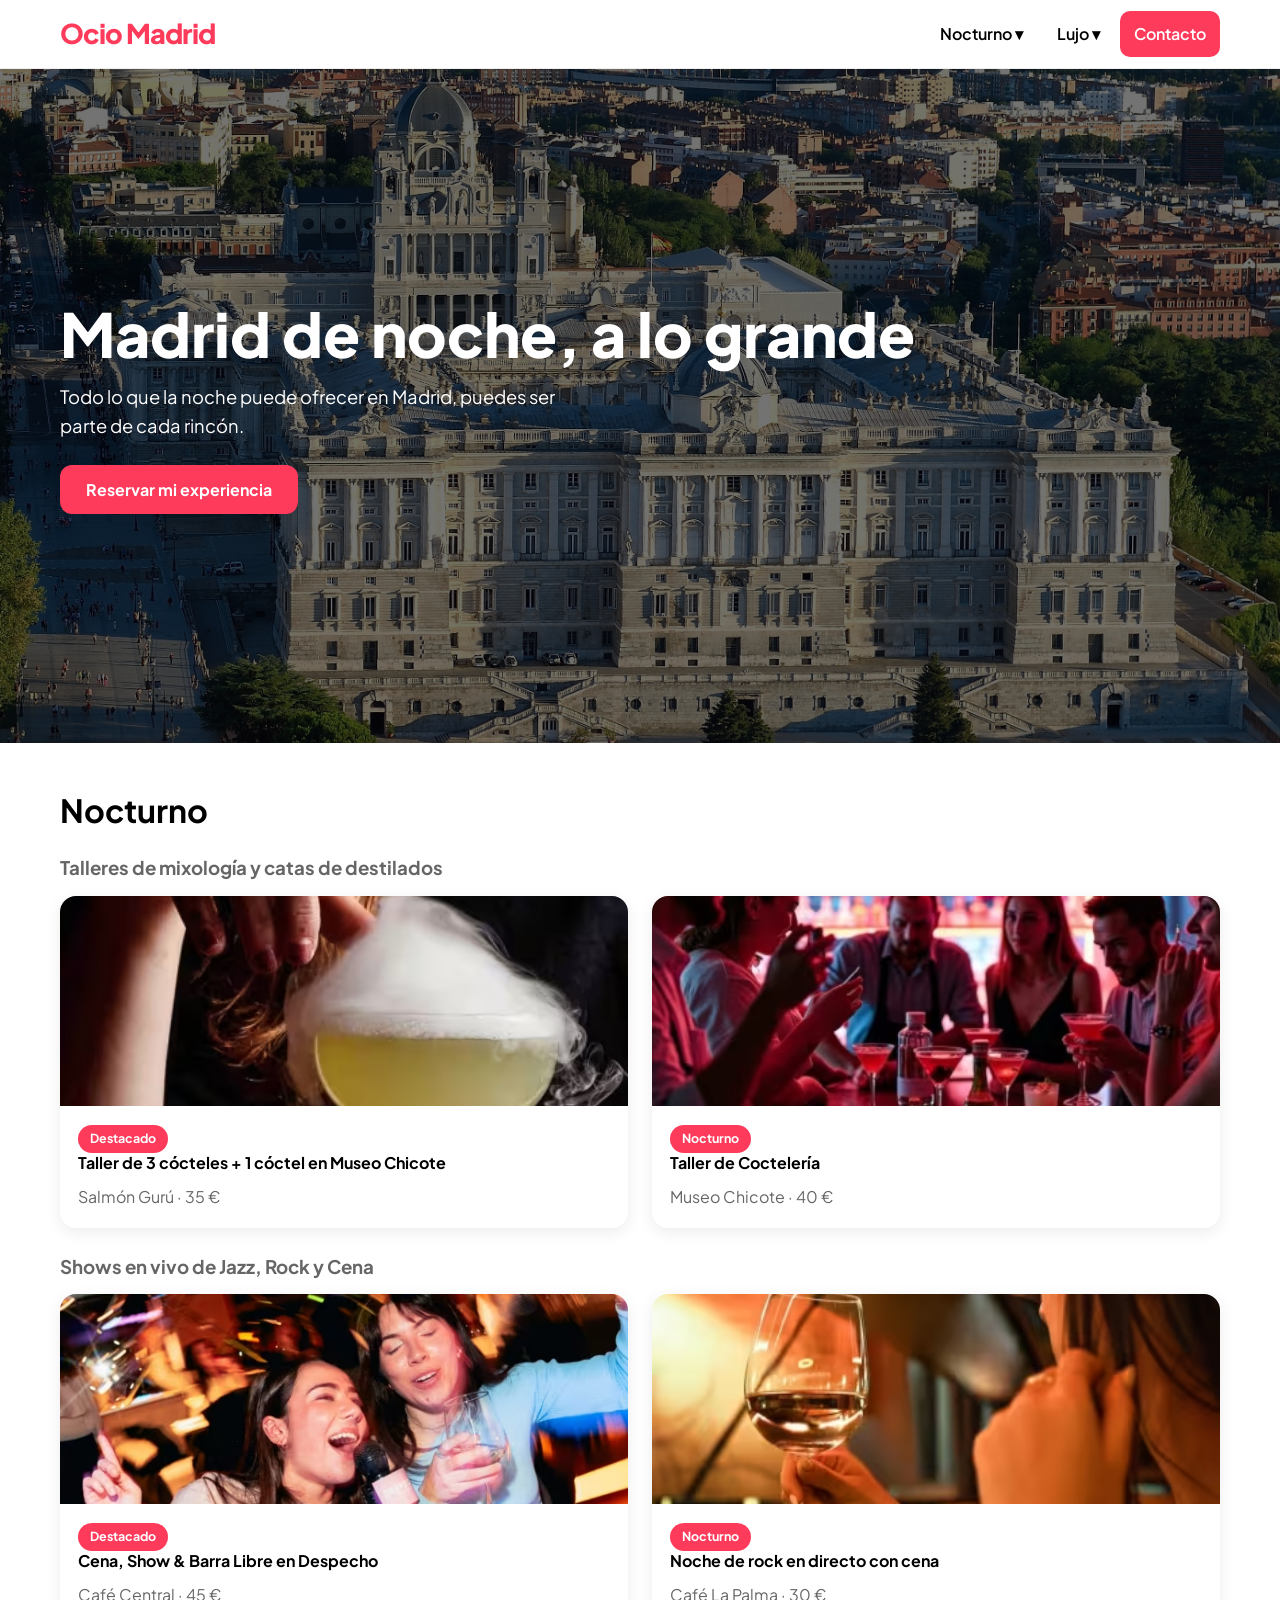
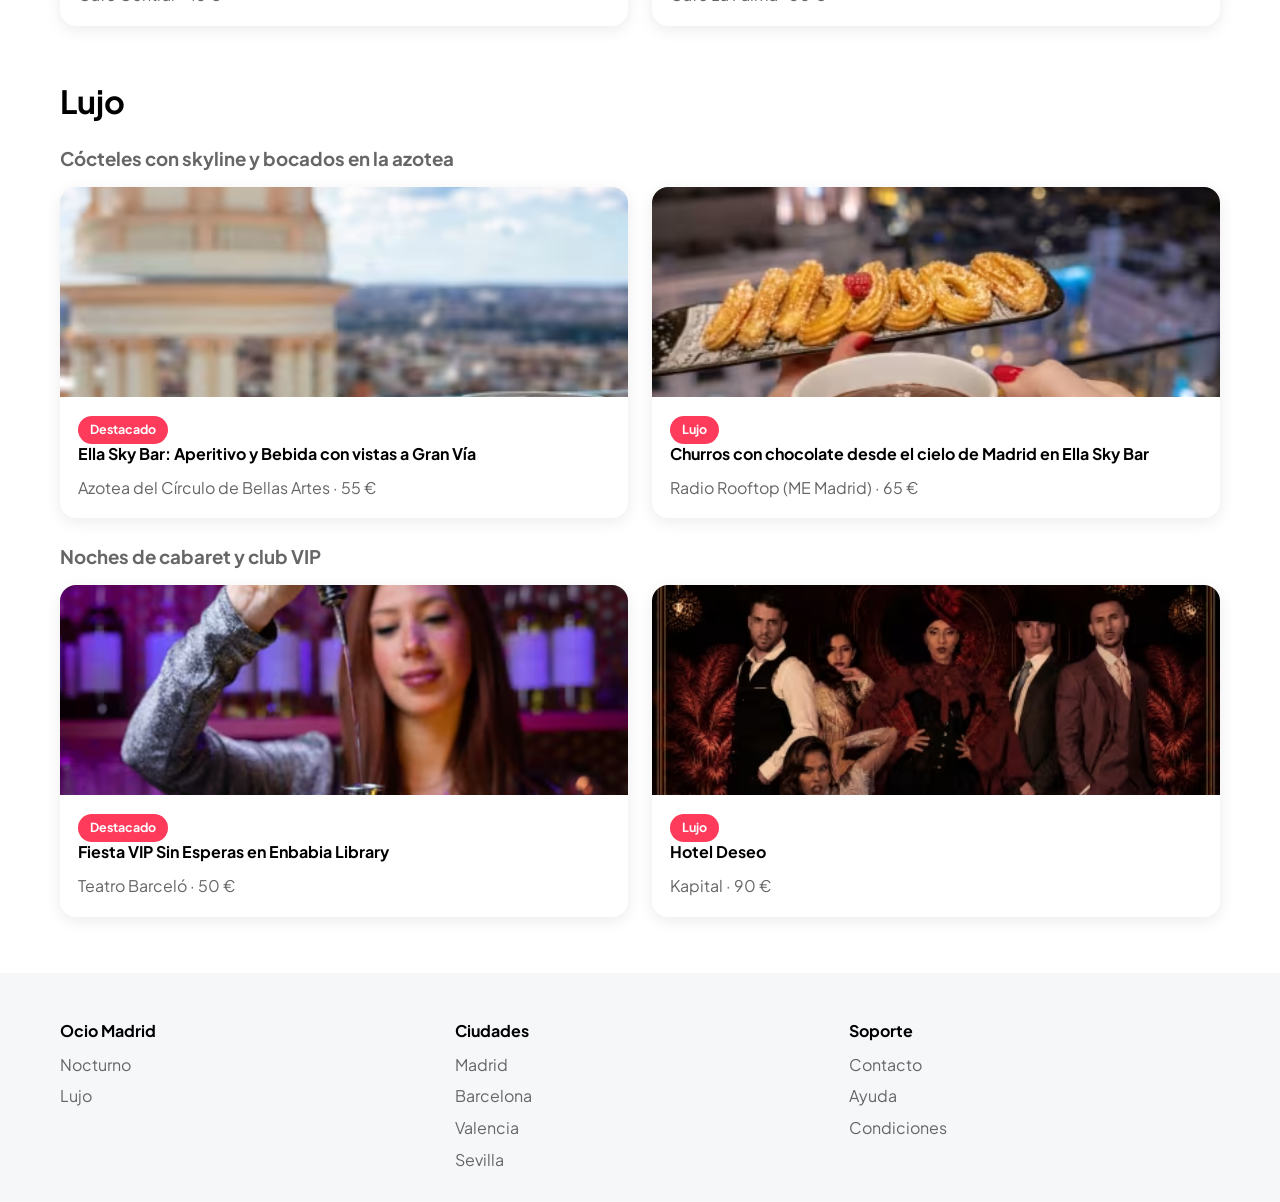
<file: index.html>
<!--Todo esto es la portada de mi parte con mis cosas (Juanes)-->
<!DOCTYPE html>
<html lang="es">
<head>
  <meta charset="UTF-8">
  <meta name="viewport" content="width=device-width, initial-scale=1">
  <title>Madrid | Nocturno y lujo</title>
  <link rel="stylesheet" href="css/styles.css">
</head>
<body>
  <!-- NAVBAR -->
  <header class="navbar"><div class="contenedor">
    <a class="logo" href="index.html">Ocio Madrid</a>
    <nav aria-label="Principal"><ul class="menu">
      <li><a href="index.html#nocturno">Nocturno ▾</a><ul class="submenu"><li><a href="eventos/mix-1.html">Taller de 3 cócteles + 1 cóctel en Museo Chicote</a></li><li><a href="eventos/mix-2.html">Taller de Coctelería</a></li><li><a href="eventos/live-1.html">Cena, Show & Barra Libre en Despecho</a></li><li><a href="eventos/live-2.html">Noche de rock en directo con cena</a></li></ul></li>
      <li><a href="index.html#lujo">Lujo ▾</a><ul class="submenu"><li><a href="eventos/roof-1.html">Ella Sky Bar: Aperitivo y Bebida con vistas a Gran Vía</a></li><li><a href="eventos/roof-2.html">Churros con chocolate desde el cielo de Madrid en Ella Sky Bar</a></li><li><a href="eventos/cab-1.html">Fiesta VIP Sin Esperas en Enbabia Library</a></li><li><a href="eventos/cab-2.html">Hotel Deseo</a></li></ul></li>
      <li><a class="btn-nav" href="contacto.html">Contacto</a></li>
    </ul></nav>
  </div></header>

  <!-- Portada General-->
  <!-- BANNER PARALLAX -->
  <section class="parallax"><div class="contenedor"><h1>Madrid de noche, a lo grande</h1><p>Todo lo que la noche puede ofrecer en Madrid, puedes ser parte de cada rincón.</p><a class="btn" href="contacto.html">Reservar mi experiencia</a></div></section>
  <main class="contenedor">
    <section id="nocturno" class="bloque"><h2>Nocturno</h2>
      <h3 id="mix">Talleres de mixología y catas de destilados</h3>
      <!-- GRID de 2 columnas en escritorio -->
      <div class="grid">
        <article class="card"><a href="eventos/mix-1.html"><img src="imagenes/Taller de 3 cocteles/Taller de 3 cocteles.avif" alt="Taller de 3 cócteles + 1 cóctel en Museo Chicote" loading="lazy">
          <div class="card-body"><span class="badge destacado">Destacado</span><h4>Taller de 3 cócteles + 1 cóctel en Museo Chicote</h4><p>Salmón Gurú · 35 €</p></div></a></article>
        <article class="card"><a href="eventos/mix-2.html"><img src="imagenes/Taller de cocteleria/Taller de coctelería.avif" alt="Taller de Coctelería" loading="lazy">
          <div class="card-body"><span class="badge">Nocturno</span><h4>Taller de Coctelería</h4><p>Museo Chicote · 40 €</p></div></a></article>
      </div>
      <h3 id="live">Shows en vivo de Jazz, Rock y Cena</h3>
      <!-- GRID de 2 columnas en escritorio, 1 en móvil -->
      <div class="grid">
        <article class="card"><a href="eventos/live-1.html"><img src="imagenes/Cena, Show & Barra Libre en Despecho/Cena, Show & Barra Libre en Despecho.avif" alt="Cena, Show & Barra Libre en Despecho" loading="lazy">
          <div class="card-body"><span class="badge destacado">Destacado</span><h4>Cena, Show & Barra Libre en Despecho</h4><p>Café Central · 45 €</p></div></a></article>
        <article class="card"><a href="eventos/live-2.html"><img src="imagenes/Noches de Piano Jazz con una bebida en El Café de la Ópera/Noches de Piano Jazz con una bebida en El Café de la Ópera.avif" alt="Noche de rock en directo con cena" loading="lazy">
          <div class="card-body"><span class="badge">Nocturno</span><h4>Noche de rock en directo con cena</h4><p>Café La Palma · 30 €</p></div></a></article>
      </div>
    </section>
    <section id="lujo" class="bloque"><h2>Lujo</h2>
      <h3 id="roof">Cócteles con skyline y bocados en la azotea</h3>
      <!-- GRID de 2 columnas en escritorio, 1 en móvil -->
      <div class="grid">
        <article class="card"><a href="eventos/roof-1.html"><img src="imagenes/Ella Sky Bar/Ella Sky Bar (1).avif" alt="Ella Sky Bar: Aperitivo y Bebida con vistas a Gran Vía" loading="lazy">
          <div class="card-body"><span class="badge destacado">Destacado</span><h4>Ella Sky Bar: Aperitivo y Bebida con vistas a Gran Vía</h4><p>Azotea del Círculo de Bellas Artes · 55 €</p></div></a></article>
        <article class="card"><a href="eventos/roof-2.html"><img src="imagenes/Churros con chocolate desde el cielo de Madrid/Churros con chocolate desde el cielo de Madrid en Ella Sky Bar.avif" alt="Churros con chocolate desde el cielo de Madrid en Ella Sky Bar" loading="lazy">
          <div class="card-body"><span class="badge">Lujo</span><h4>Churros con chocolate desde el cielo de Madrid en Ella Sky Bar</h4><p>Radio Rooftop (ME Madrid) · 65 €</p></div></a></article>
      </div>
      <h3 id="cab">Noches de cabaret y club VIP</h3>
      <!-- GRID de 2 columnas en escritorio -->
      <div class="grid">
        <article class="card"><a href="eventos/cab-1.html"><img src="imagenes/Fiesta VIP Sin Esperas en Enbabia Library/Fiesta VIP Sin Esperas en Enbabia Library (1).avif" alt="Fiesta VIP Sin Esperas en Enbabia Library" loading="lazy">
          <div class="card-body"><span class="badge destacado">Destacado</span><h4>Fiesta VIP Sin Esperas en Enbabia Library</h4><p>Teatro Barceló · 50 €</p></div></a></article>
        <article class="card"><a href="eventos/cab-2.html"><img src="imagenes/Hotel Deseo/Hotel Deseo.avif" alt="Hotel Deseo" loading="lazy">
          <div class="card-body"><span class="badge">Lujo</span><h4>Hotel Deseo</h4><p>Kapital · 90 €</p></div></a></article>
      </div>
    </section>
  </main>

  <!-- FOOTER CSS Grid de 3 columnas -->
  <footer class="footer"><div class="contenedor">
    <div class="footer-grid">
      <div><h4>Ocio Madrid</h4><ul><li><a href="index.html#nocturno">Nocturno</a></li><li><a href="index.html#lujo">Lujo</a></li></ul></div>
      <div><h4>Ciudades</h4><ul><li>Madrid</li><li>Barcelona</li><li>Valencia</li><li>Sevilla</li></ul></div>
      <div><h4>Soporte</h4><ul><li><a href="contacto.html">Contacto</a></li><li>Ayuda</li><li>Condiciones</li></ul></div>

  </div></footer>
</body>
</html>
</file>
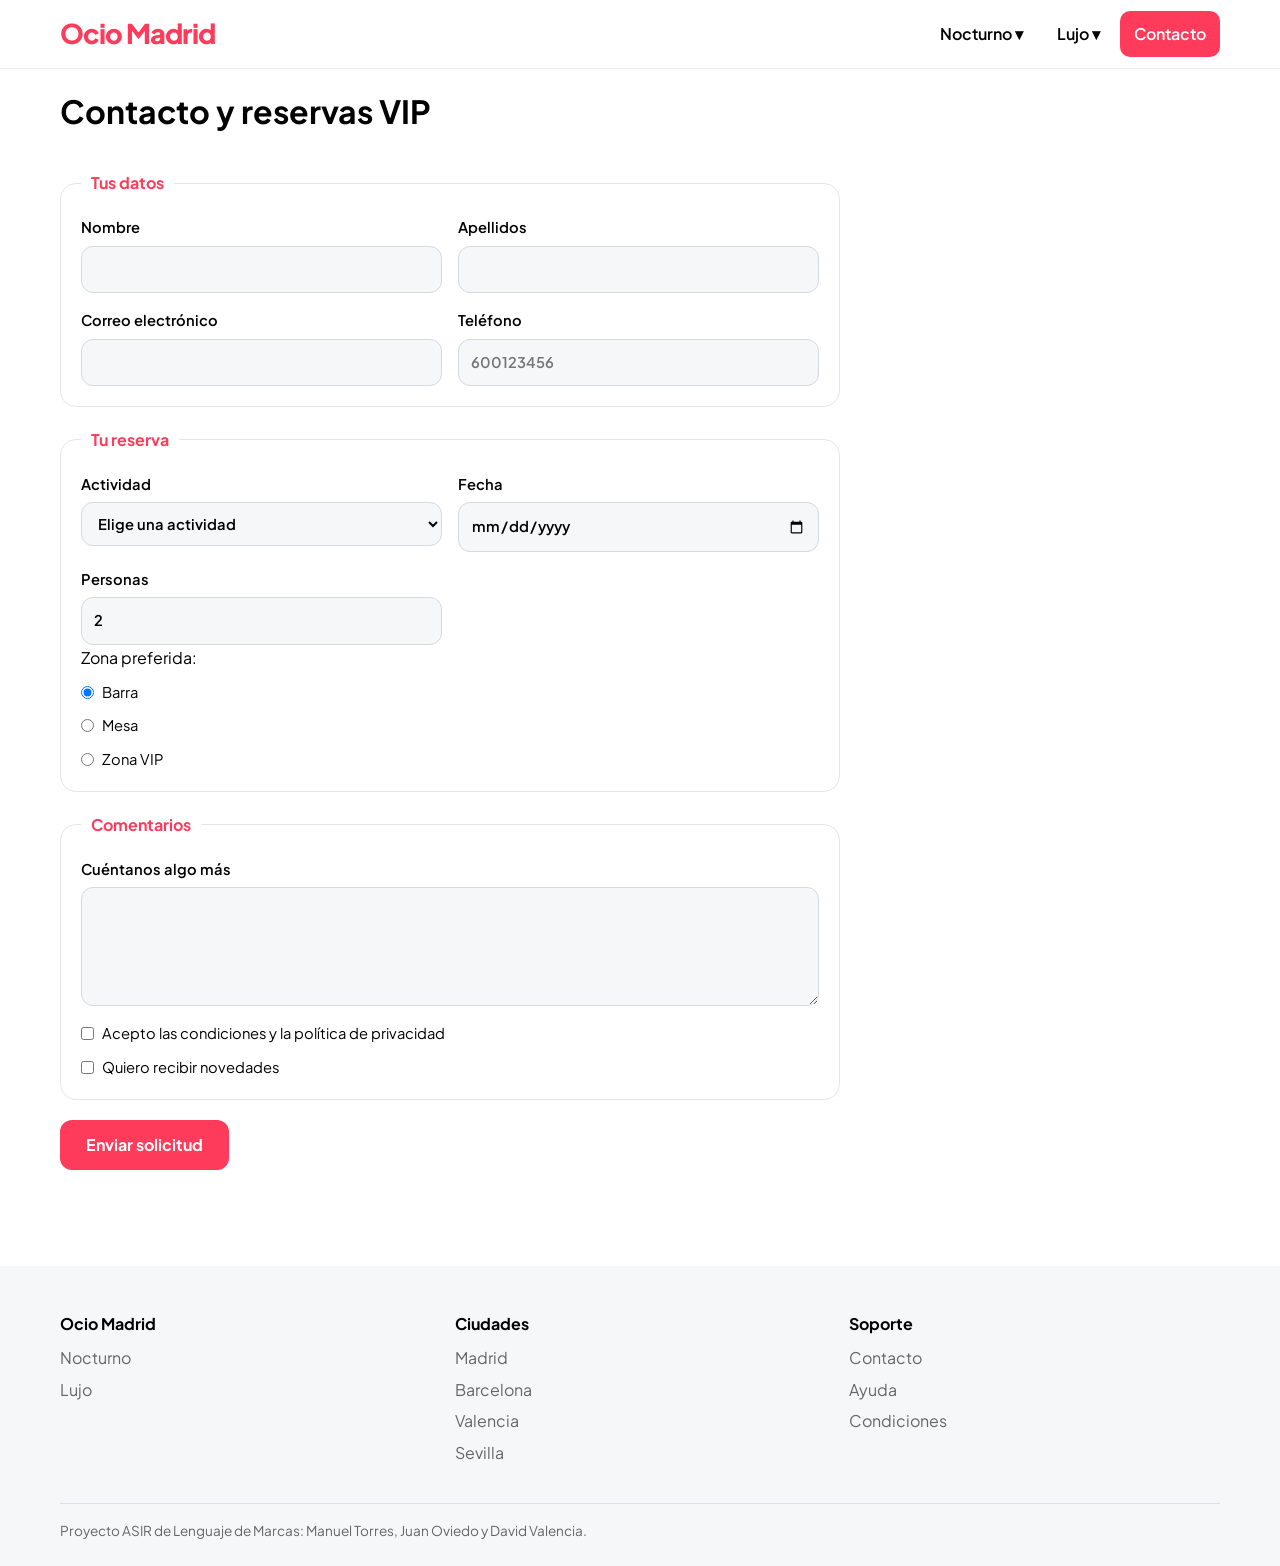
<file: contacto.html>
<!-- Este es el formulario de contacto con sus respectivas validaciones para la tarea -->
<!DOCTYPE html>
<html lang="es">
<head>
  <meta charset="UTF-8">
  <meta name="viewport" content="width=device-width, initial-scale=1">
  <title>Contacto | Ocio Madrid</title>
  <link rel="stylesheet" href="css/styles.css">
</head>
<body>
  <!-- NAVBAR con hover y lo solicitado -->
  <header class="navbar"><div class="contenedor">
    <a class="logo" href="index.html">Ocio Madrid</a>
    <nav aria-label="Principal"><ul class="menu">
      <li><a href="index.html#nocturno">Nocturno ▾</a><ul class="submenu"><li><a href="eventos/mix-1.html">Taller de 3 cócteles + 1 cóctel en Museo Chicote</a></li><li><a href="eventos/mix-2.html">Taller de Coctelería</a></li><li><a href="eventos/live-1.html">Cena, Show & Barra Libre en Despecho</a></li><li><a href="eventos/live-2.html">Noche de rock en directo con cena</a></li></ul></li>
      <li><a href="index.html#lujo">Lujo ▾</a><ul class="submenu"><li><a href="eventos/roof-1.html">Ella Sky Bar: Aperitivo y Bebida con vistas a Gran Vía</a></li><li><a href="eventos/roof-2.html">Churros con chocolate desde el cielo de Madrid en Ella Sky Bar</a></li><li><a href="eventos/cab-1.html">Fiesta VIP Sin Esperas en Enbabia Library</a></li><li><a href="eventos/cab-2.html">Hotel Deseo</a></li></ul></li>

      <li><a class="btn-nav" href="contacto.html">Contacto</a></li>
    </ul></nav>
  </div></header>

  <main class="contenedor">
    <h1>Contacto y reservas VIP</h1>
    <!-- Aqui es la solicitud de la información del formulario. No hace nada, no envia a ningun lugar, pero valida que esten los campos correctamente completados -->
    <form action="#" method="post" class="contacto-form">
      <fieldset><legend>Tus datos</legend><div class="campos">
        <label>Nombre<input type="text" name="nombre" required></label>
        <label>Apellidos<input type="text" name="apellidos" required></label>
        <label>Correo electrónico<input type="email" name="email" required></label>
        <label>Teléfono<input type="tel" name="tel" pattern="[0-9]{9}" placeholder="600123456" required></label>
      </div></fieldset>
      <fieldset><legend>Tu reserva</legend><div class="campos">
        <label>Actividad<select name="actividad" required><option value="">Elige una actividad</option><optgroup label="Nocturno"><option>Taller de 3 cócteles + 1 cóctel en Museo Chicote</option><option>Taller de Coctelería</option><option>Cena, Show & Barra Libre en Despecho</option><option>Noche de rock en directo con cena</option></optgroup><optgroup label="Lujo"><option>Ella Sky Bar: Aperitivo y Bebida con vistas a Gran Vía</option><option>Churros con chocolate desde el cielo de Madrid en Ella Sky Bar</option><option>Fiesta VIP Sin Esperas en Enbabia Library</option><option>Hotel Deseo</option></optgroup></select></label>
        <label>Fecha<input type="date" name="fecha" required></label>
        <label>Personas<input type="number" name="personas" min="1" max="10" value="2" required></label>
      </div>
      <p>Zona preferida:</p>
      <label class="inline"><input type="radio" name="zona" value="barra" checked> Barra</label>
      <label class="inline"><input type="radio" name="zona" value="mesa"> Mesa</label>
      <label class="inline"><input type="radio" name="zona" value="vip"> Zona VIP</label></fieldset>
      <fieldset><legend>Comentarios</legend>
        <label>Cuéntanos algo más<textarea name="msg" rows="4"></textarea></label>
        <label class="inline"><input type="checkbox" name="condiciones" required> Acepto las condiciones y la política de privacidad</label>
        <label class="inline"><input type="checkbox" name="news"> Quiero recibir novedades</label>
      </fieldset>
      <button class="btn" type="submit">Enviar solicitud</button>
    </form>
  </main>

  <!-- FOOTER igual que en el resto de páginas -->
  <footer class="footer"><div class="contenedor">
    <div class="footer-grid">
      <div><h4>Ocio Madrid</h4><ul><li><a href="index.html#nocturno">Nocturno</a></li><li><a href="index.html#lujo">Lujo</a></li></ul></div>
      <div><h4>Ciudades</h4><ul><li>Madrid</li><li>Barcelona</li><li>Valencia</li><li>Sevilla</li></ul></div>
      <div><h4>Soporte</h4><ul><li><a href="contacto.html">Contacto</a></li><li>Ayuda</li><li>Condiciones</li></ul></div>

    </div>
    <p class="creditos">Proyecto ASIR de Lenguaje de Marcas: Manuel Torres, Juan Oviedo y David Valencia.</p>
  </div></footer>
</body>
</html>
</file>
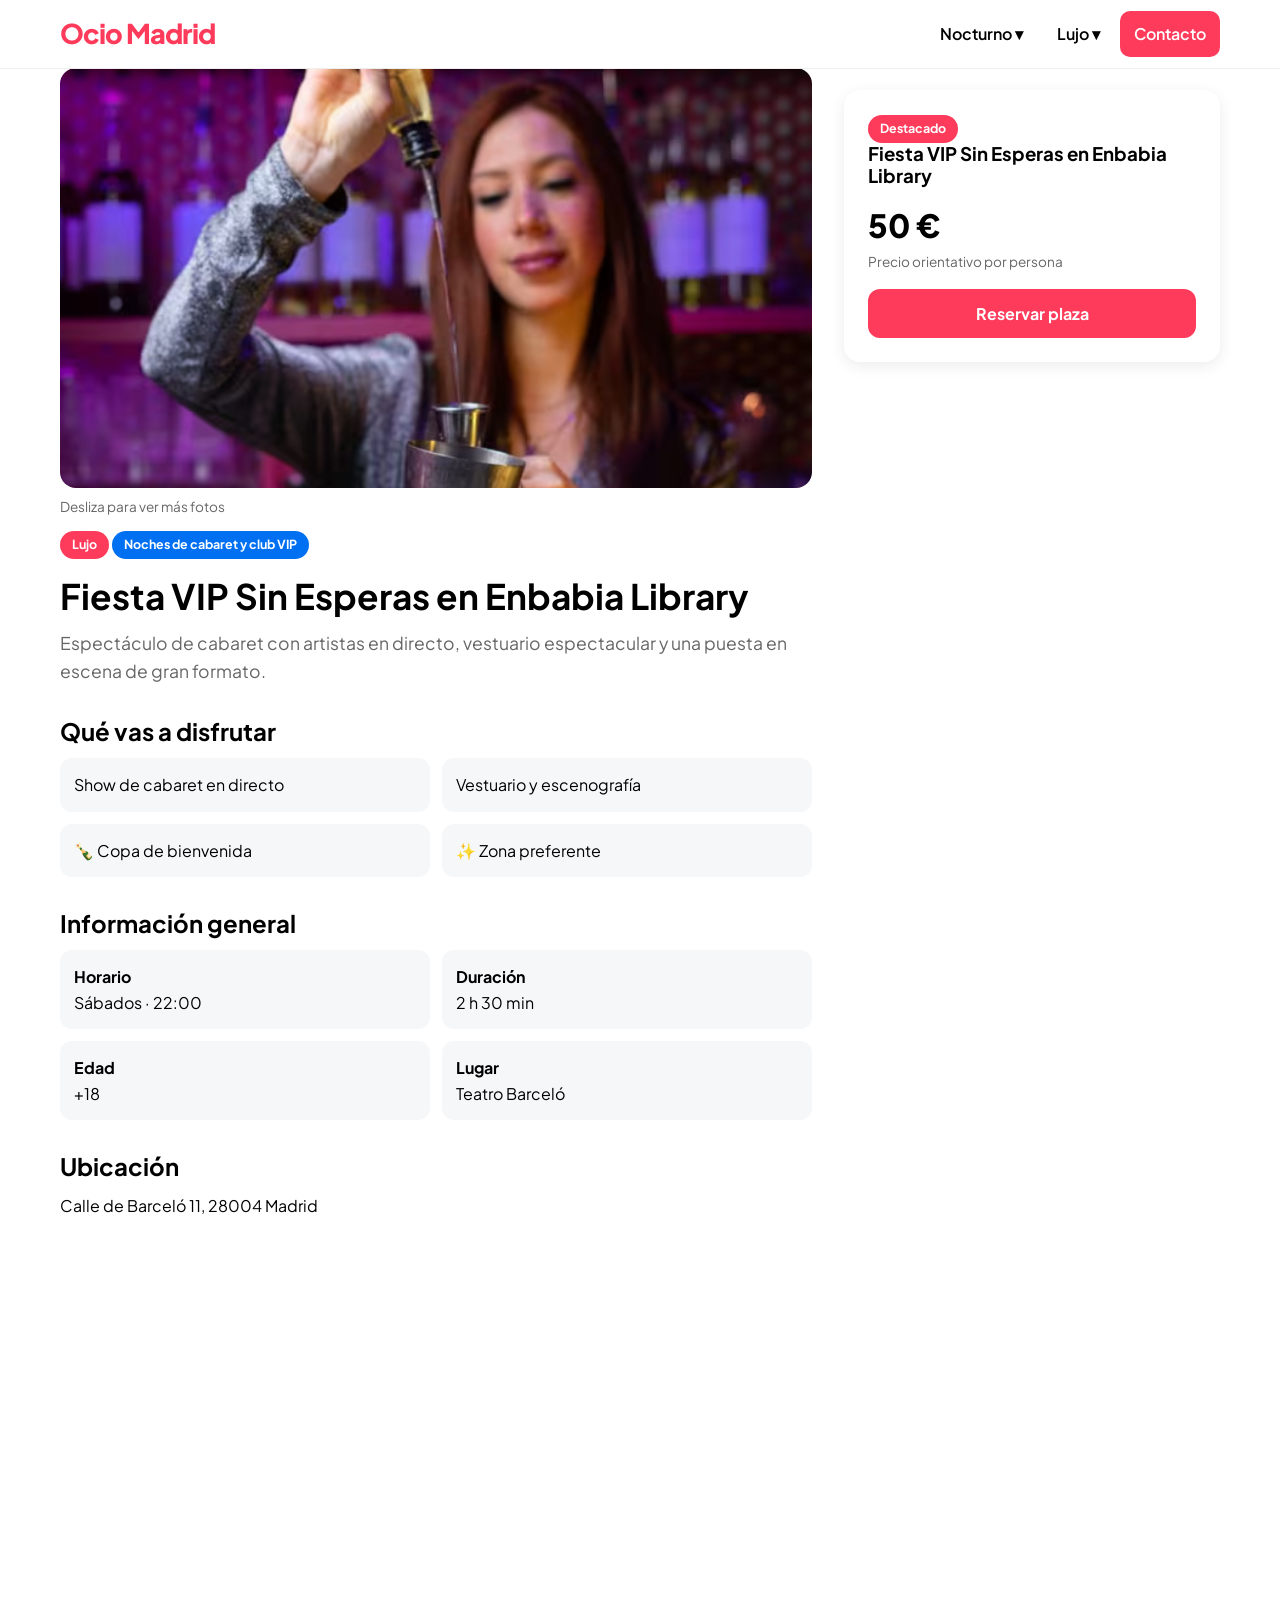
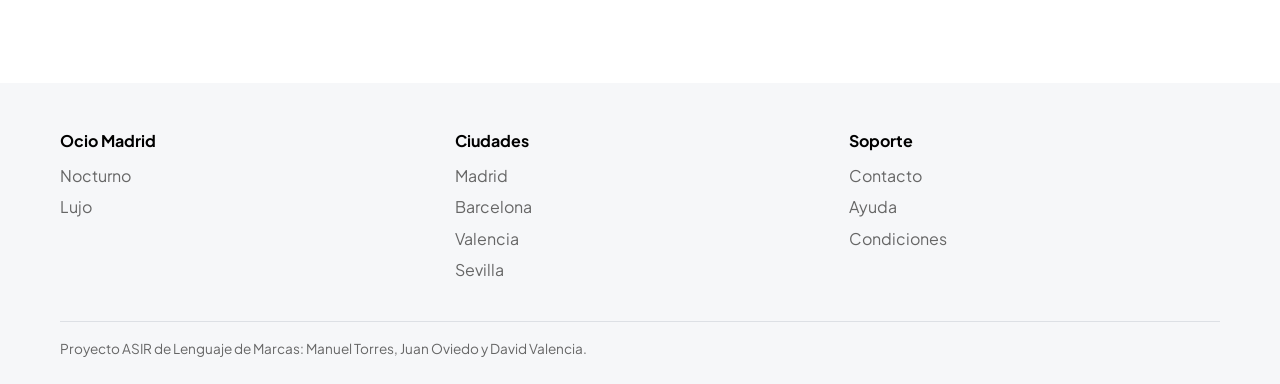
<file: eventos/cab-1.html>
<!DOCTYPE html>
<html lang="es">
<head>
  <meta charset="UTF-8">
  <meta name="viewport" content="width=device-width, initial-scale=1">
  <title>Fiesta VIP Sin Esperas en Enbabia Library | Ocio Madrid</title>
  <link rel="stylesheet" href="../css/styles.css">
</head>
<body>
<!-- NAVBAR -->
  <header class="navbar"><div class="contenedor">
    <a class="logo" href="../index.html">Ocio Madrid</a>
    <nav aria-label="Principal"><ul class="menu">
      <li><a href="../index.html#nocturno">Nocturno ▾</a><ul class="submenu"><li><a href="../eventos/mix-1.html">Taller de 3 cócteles + 1 cóctel en Museo Chicote</a></li><li><a href="../eventos/mix-2.html">Taller de Coctelería</a></li><li><a href="../eventos/live-1.html">Cena, Show & Barra Libre en Despecho</a></li><li><a href="../eventos/live-2.html">Noche de rock en directo con cena</a></li></ul></li>
      <li><a href="../index.html#lujo">Lujo ▾</a><ul class="submenu"><li><a href="../eventos/roof-1.html">Ella Sky Bar: Aperitivo y Bebida con vistas a Gran Vía</a></li><li><a href="../eventos/roof-2.html">Churros con chocolate desde el cielo de Madrid en Ella Sky Bar</a></li><li><a href="../eventos/cab-1.html">Fiesta VIP Sin Esperas en Enbabia Library</a></li><li><a href="../eventos/cab-2.html">Hotel Deseo</a></li></ul></li>

      <li><a class="btn-nav" href="../contacto.html">Contacto</a></li>
    </ul></nav>
  </div></header>

  <main class="contenedor">
    <!-- LAYOUT DETALLE con tarjeta -->
    <div class="detalle">
      <article class="contenido">
        <!-- CARRUSEL con scroll y flexbox -->
        <div class="carrusel">
      <img src="../imagenes/Fiesta VIP Sin Esperas en Enbabia Library/Fiesta VIP Sin Esperas en Enbabia Library (1).avif" alt="Fiesta VIP Sin Esperas en Enbabia Library, foto 1" loading="lazy">
      <img src="../imagenes/Fiesta VIP Sin Esperas en Enbabia Library/Fiesta VIP Sin Esperas en Enbabia Library (2).avif" alt="Fiesta VIP Sin Esperas en Enbabia Library, foto 2" loading="lazy">
      <img src="../imagenes/Fiesta VIP Sin Esperas en Enbabia Library/Fiesta VIP Sin Esperas en Enbabia Library (3).avif" alt="Fiesta VIP Sin Esperas en Enbabia Library, foto 3" loading="lazy">
        </div>
        <p class="pista">Desliza para ver más fotos</p>
        <span class="badge">Lujo</span> <span class="badge azul">Noches de cabaret y club VIP</span>
        <h1>Fiesta VIP Sin Esperas en Enbabia Library</h1>
        <p class="lead">Espectáculo de cabaret con artistas en directo, vestuario espectacular y una puesta en escena de gran formato.</p>
        <section><h2>Qué vas a disfrutar</h2><ul class="disfrutar"><li>Show de cabaret en directo</li><li>Vestuario y escenografía</li><li>🍾 Copa de bienvenida</li><li>✨ Zona preferente</li></ul></section>
        <section><h2>Información general</h2>
          <div class="info"><div><strong>Horario</strong><br>Sábados · 22:00</div><div><strong>Duración</strong><br>2 h 30 min</div><div><strong>Edad</strong><br>+18</div><div><strong>Lugar</strong><br>Teatro Barceló</div></div>
        </section>
        <section class="mapa"><h2>Ubicación</h2><p>Calle de Barceló 11, 28004 Madrid</p>
          <iframe src="https://www.google.com/maps?q=Teatro%20Barcel%C3%B3%2C%20Calle%20de%20Barcel%C3%B3%2011%2C%2028004%20Madrid&output=embed" title="Mapa de Teatro Barceló" loading="lazy" referrerpolicy="no-referrer-when-downgrade"></iframe>
        </section>
      </article>
      <aside class="resumen"><span class="badge destacado">Destacado</span>
        <h3>Fiesta VIP Sin Esperas en Enbabia Library</h3><p class="precio">50 €</p><p class="nota">Precio orientativo por persona</p>
        <a class="btn" href="../contacto.html">Reservar plaza</a>
      </aside>
    </div>
  </main>

  <!-- FOOTER -->
  <footer class="footer"><div class="contenedor">
    <div class="footer-grid">
      <div><h4>Ocio Madrid</h4><ul><li><a href="../index.html#nocturno">Nocturno</a></li><li><a href="../index.html#lujo">Lujo</a></li></ul></div>
      <div><h4>Ciudades</h4><ul><li>Madrid</li><li>Barcelona</li><li>Valencia</li><li>Sevilla</li></ul></div>
      <div><h4>Soporte</h4><ul><li><a href="../contacto.html">Contacto</a></li><li>Ayuda</li><li>Condiciones</li></ul></div>

    </div>
    <p class="creditos">Proyecto ASIR de Lenguaje de Marcas: Manuel Torres, Juan Oviedo y David Valencia.</p>
  </div></footer>
</body>
</html>
</file>
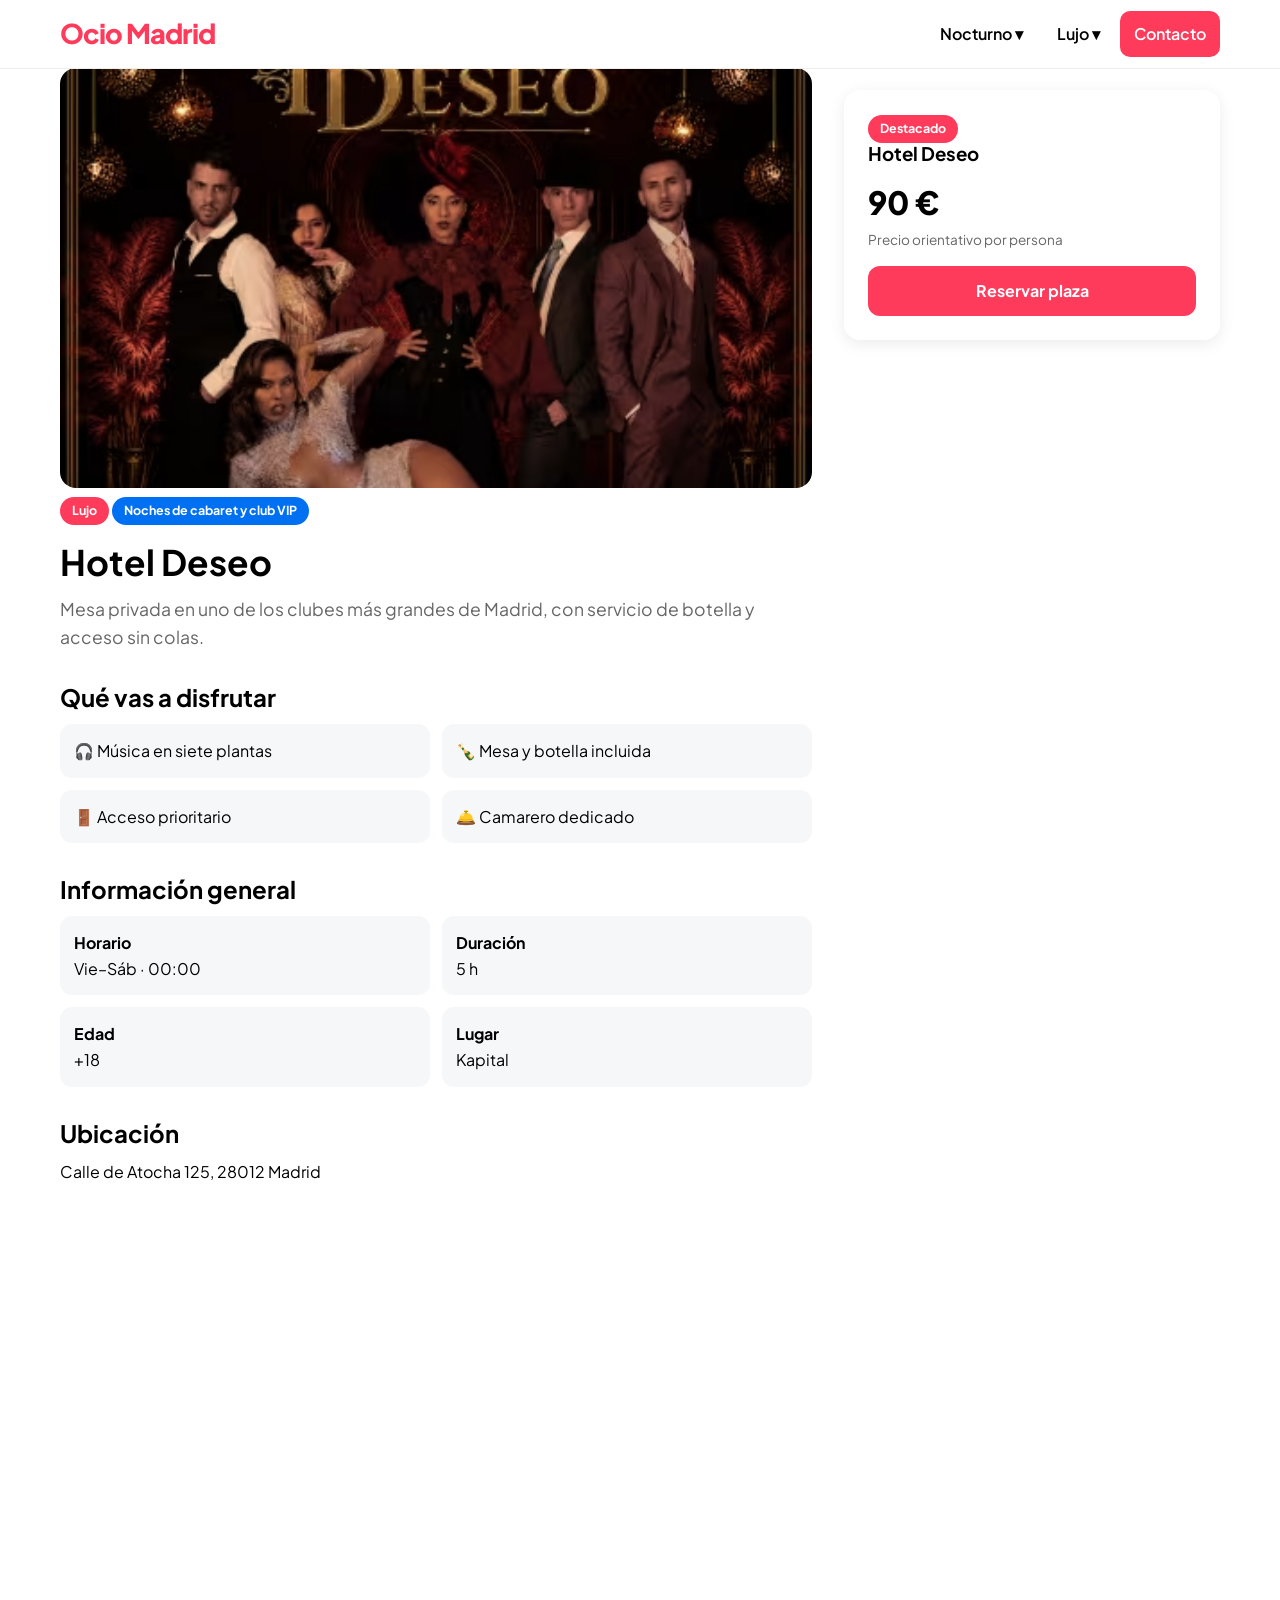
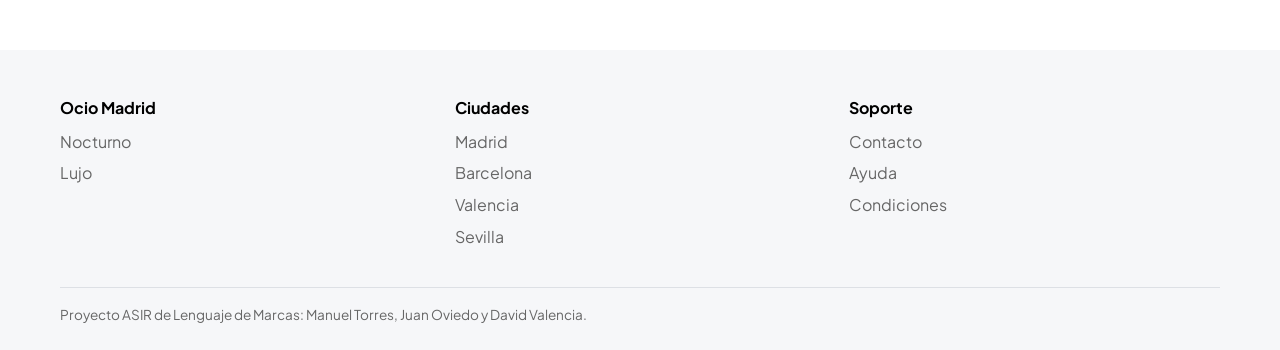
<file: eventos/cab-2.html>
<!DOCTYPE html>
<html lang="es">
<head>
  <meta charset="UTF-8">
  <meta name="viewport" content="width=device-width, initial-scale=1">
  <title>Hotel Deseo | Ocio Madrid</title>
  <link rel="stylesheet" href="../css/styles.css">
</head>
<body>
<!-- NAVBAR -->
  <header class="navbar"><div class="contenedor">
    <a class="logo" href="../index.html">Ocio Madrid</a>
    <nav aria-label="Principal"><ul class="menu">
      <li><a href="../index.html#nocturno">Nocturno ▾</a><ul class="submenu"><li><a href="../eventos/mix-1.html">Taller de 3 cócteles + 1 cóctel en Museo Chicote</a></li><li><a href="../eventos/mix-2.html">Taller de Coctelería</a></li><li><a href="../eventos/live-1.html">Cena, Show & Barra Libre en Despecho</a></li><li><a href="../eventos/live-2.html">Noche de rock en directo con cena</a></li></ul></li>
      <li><a href="../index.html#lujo">Lujo ▾</a><ul class="submenu"><li><a href="../eventos/roof-1.html">Ella Sky Bar: Aperitivo y Bebida con vistas a Gran Vía</a></li><li><a href="../eventos/roof-2.html">Churros con chocolate desde el cielo de Madrid en Ella Sky Bar</a></li><li><a href="../eventos/cab-1.html">Fiesta VIP Sin Esperas en Enbabia Library</a></li><li><a href="../eventos/cab-2.html">Hotel Deseo</a></li></ul></li>

      <li><a class="btn-nav" href="../contacto.html">Contacto</a></li>
    </ul></nav>
  </div></header>

  <main class="contenedor">
<!-- LAYOUT CON GRID -->
    <div class="detalle">
      <article class="contenido">
        <!-- CARRUSEL -->
        <div class="carrusel">
      <img src="../imagenes/Hotel Deseo/Hotel Deseo.avif" alt="Hotel Deseo, foto 1" loading="lazy">
        </div>
        <span class="badge">Lujo</span> <span class="badge azul">Noches de cabaret y club VIP</span>
        <h1>Hotel Deseo</h1>
        <p class="lead">Mesa privada en uno de los clubes más grandes de Madrid, con servicio de botella y acceso sin colas.</p>
        <section><h2>Qué vas a disfrutar</h2><ul class="disfrutar"><li>🎧 Música en siete plantas</li><li>🍾 Mesa y botella incluida</li><li>🚪 Acceso prioritario</li><li>🛎️ Camarero dedicado</li></ul></section>
        <section><h2>Información general</h2>
          <div class="info"><div><strong>Horario</strong><br>Vie–Sáb · 00:00</div><div><strong>Duración</strong><br>5 h</div><div><strong>Edad</strong><br>+18</div><div><strong>Lugar</strong><br>Kapital</div></div>
        </section>
        <section class="mapa"><h2>Ubicación</h2><p>Calle de Atocha 125, 28012 Madrid</p>
          <iframe src="https://www.google.com/maps?q=Kapital%2C%20Calle%20de%20Atocha%20125%2C%2028012%20Madrid&output=embed" title="Mapa de Kapital" loading="lazy" referrerpolicy="no-referrer-when-downgrade"></iframe>
        </section>
      </article>
      <aside class="resumen"><span class="badge destacado">Destacado</span>
        <h3>Hotel Deseo</h3><p class="precio">90 €</p><p class="nota">Precio orientativo por persona</p>
        <a class="btn" href="../contacto.html">Reservar plaza</a>
      </aside>
    </div>
  </main>

<!-- FOOTER -->
  <footer class="footer"><div class="contenedor">
    <div class="footer-grid">
      <div><h4>Ocio Madrid</h4><ul><li><a href="../index.html#nocturno">Nocturno</a></li><li><a href="../index.html#lujo">Lujo</a></li></ul></div>
      <div><h4>Ciudades</h4><ul><li>Madrid</li><li>Barcelona</li><li>Valencia</li><li>Sevilla</li></ul></div>
      <div><h4>Soporte</h4><ul><li><a href="../contacto.html">Contacto</a></li><li>Ayuda</li><li>Condiciones</li></ul></div>

    </div>
    <p class="creditos">Proyecto ASIR de Lenguaje de Marcas: Manuel Torres, Juan Oviedo y David Valencia.</p>
  </div></footer>
</body>
</html>
</file>
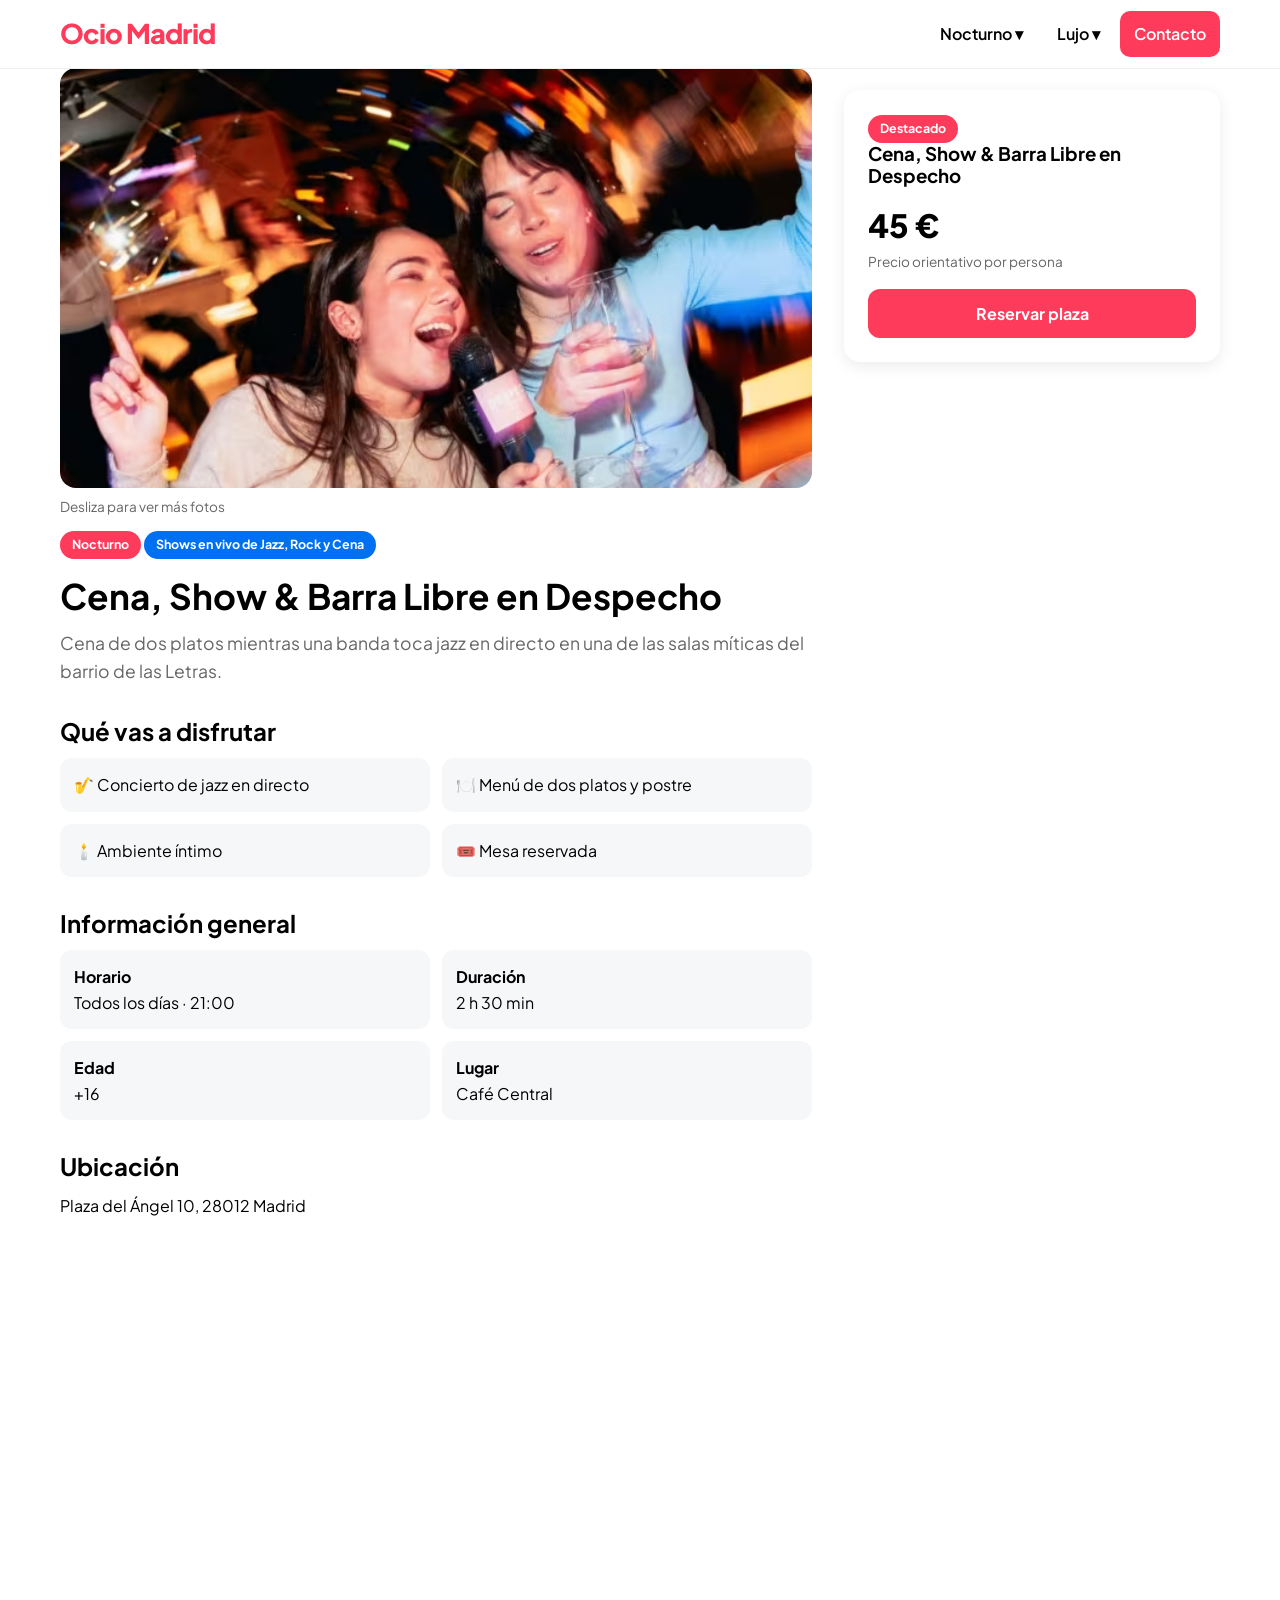
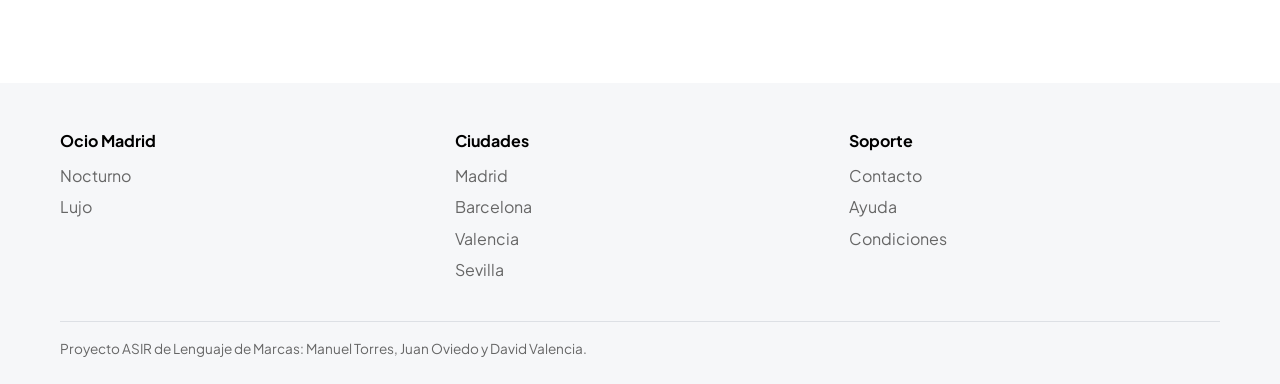
<file: eventos/live-1.html>
<!DOCTYPE html>
<html lang="es">
<head>
  <meta charset="UTF-8">
  <meta name="viewport" content="width=device-width, initial-scale=1">
  <title>Cena, Show & Barra Libre en Despecho | Ocio Madrid</title>
  <link rel="stylesheet" href="../css/styles.css">
</head>
<body>
<!-- NAVBAR -->
  <header class="navbar"><div class="contenedor">
    <a class="logo" href="../index.html">Ocio Madrid</a>
    <nav aria-label="Principal"><ul class="menu">
      <li><a href="../index.html#nocturno">Nocturno ▾</a><ul class="submenu"><li><a href="../eventos/mix-1.html">Taller de 3 cócteles + 1 cóctel en Museo Chicote</a></li><li><a href="../eventos/mix-2.html">Taller de Coctelería</a></li><li><a href="../eventos/live-1.html">Cena, Show & Barra Libre en Despecho</a></li><li><a href="../eventos/live-2.html">Noche de rock en directo con cena</a></li></ul></li>
      <li><a href="../index.html#lujo">Lujo ▾</a><ul class="submenu"><li><a href="../eventos/roof-1.html">Ella Sky Bar: Aperitivo y Bebida con vistas a Gran Vía</a></li><li><a href="../eventos/roof-2.html">Churros con chocolate desde el cielo de Madrid en Ella Sky Bar</a></li><li><a href="../eventos/cab-1.html">Fiesta VIP Sin Esperas en Enbabia Library</a></li><li><a href="../eventos/cab-2.html">Hotel Deseo</a></li></ul></li>

      <li><a class="btn-nav" href="../contacto.html">Contacto</a></li>
    </ul></nav>
  </div></header>

  <main class="contenedor">
<!-- LAYOUT CON GRID -->
    <div class="detalle">
      <article class="contenido">
        <!-- CARRUSEL -->
        <div class="carrusel">
      <img src="../imagenes/Cena, Show & Barra Libre en Despecho/Cena, Show & Barra Libre en Despecho.avif" alt="Cena, Show & Barra Libre en Despecho, foto 1" loading="lazy">
      <img src="../imagenes/Cena, Show & Barra Libre en Despecho/Cena, Show & Barra Libre en Despecho(2).avif" alt="Cena, Show & Barra Libre en Despecho, foto 2" loading="lazy">
      <img src="../imagenes/Cena, Show & Barra Libre en Despecho/Cena, Show & Barra Libre en Despecho(3).avif" alt="Cena, Show & Barra Libre en Despecho, foto 3" loading="lazy">
        </div>
        <p class="pista">Desliza para ver más fotos</p>
        <span class="badge">Nocturno</span> <span class="badge azul">Shows en vivo de Jazz, Rock y Cena</span>
        <h1>Cena, Show & Barra Libre en Despecho</h1>
        <p class="lead">Cena de dos platos mientras una banda toca jazz en directo en una de las salas míticas del barrio de las Letras.</p>
        <section><h2>Qué vas a disfrutar</h2><ul class="disfrutar"><li>🎷 Concierto de jazz en directo</li><li>🍽️ Menú de dos platos y postre</li><li>🕯️ Ambiente íntimo</li><li>🎟️ Mesa reservada</li></ul></section>
        <section><h2>Información general</h2>
          <div class="info"><div><strong>Horario</strong><br>Todos los días · 21:00</div><div><strong>Duración</strong><br>2 h 30 min</div><div><strong>Edad</strong><br>+16</div><div><strong>Lugar</strong><br>Café Central</div></div>
        </section>
        <section class="mapa"><h2>Ubicación</h2><p>Plaza del Ángel 10, 28012 Madrid</p>
          <iframe src="https://www.google.com/maps?q=Caf%C3%A9%20Central%2C%20Plaza%20del%20%C3%81ngel%2010%2C%2028012%20Madrid&output=embed" title="Mapa de Café Central" loading="lazy" referrerpolicy="no-referrer-when-downgrade"></iframe>
        </section>
      </article>
      <aside class="resumen"><span class="badge destacado">Destacado</span>
        <h3>Cena, Show & Barra Libre en Despecho</h3><p class="precio">45 €</p><p class="nota">Precio orientativo por persona</p>
        <a class="btn" href="../contacto.html">Reservar plaza</a>
      </aside>
    </div>
  </main>

<!-- FOOTER -->
  <footer class="footer"><div class="contenedor">
    <div class="footer-grid">
      <div><h4>Ocio Madrid</h4><ul><li><a href="../index.html#nocturno">Nocturno</a></li><li><a href="../index.html#lujo">Lujo</a></li></ul></div>
      <div><h4>Ciudades</h4><ul><li>Madrid</li><li>Barcelona</li><li>Valencia</li><li>Sevilla</li></ul></div>
      <div><h4>Soporte</h4><ul><li><a href="../contacto.html">Contacto</a></li><li>Ayuda</li><li>Condiciones</li></ul></div>

    </div>
    <p class="creditos">Proyecto ASIR de Lenguaje de Marcas: Manuel Torres, Juan Oviedo y David Valencia.</p>
  </div></footer>
</body>
</html>
</file>
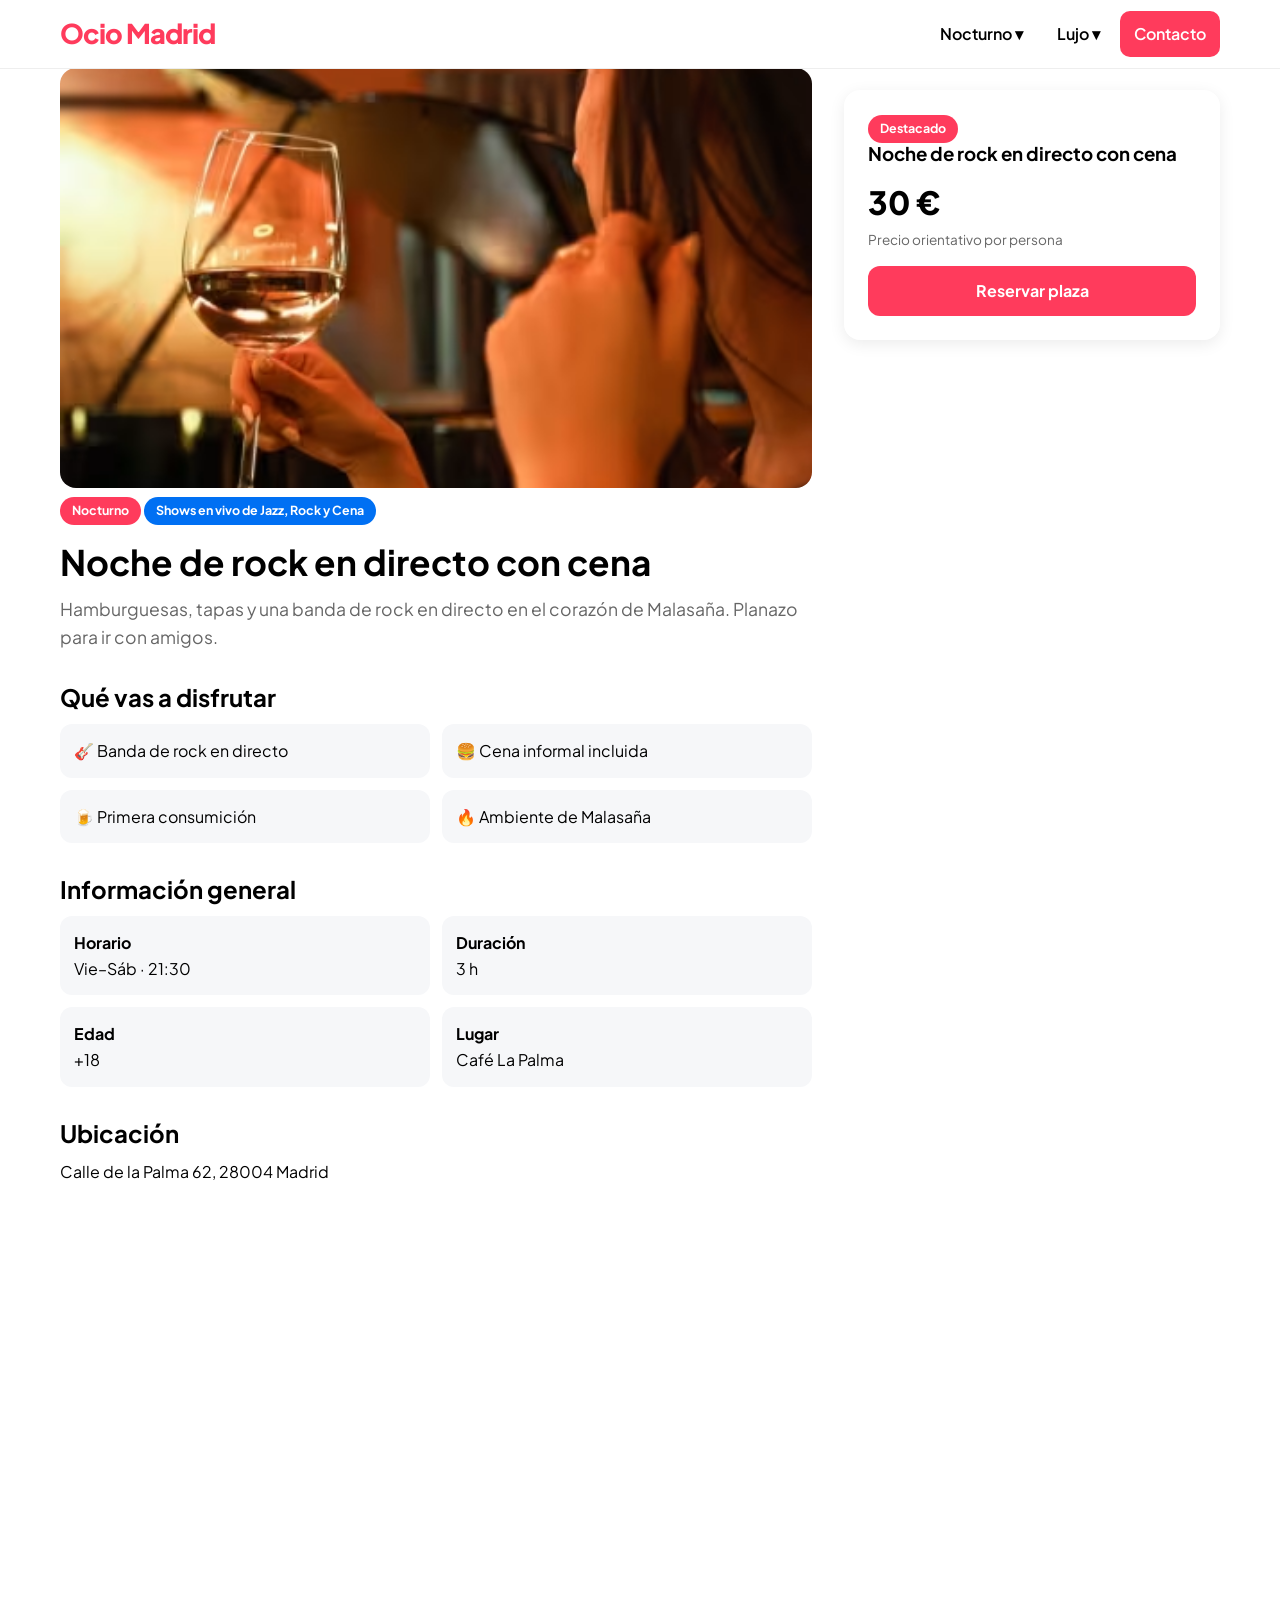
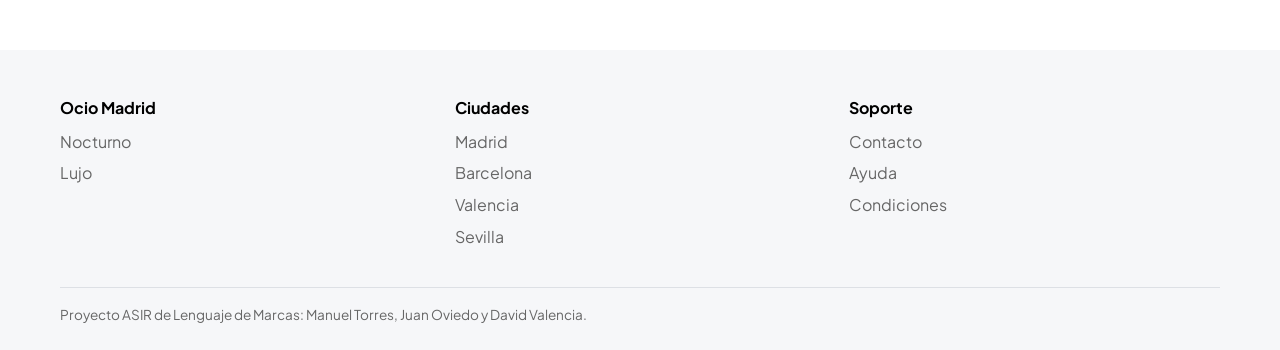
<file: eventos/live-2.html>
<!DOCTYPE html>
<html lang="es">
<head>
  <meta charset="UTF-8">
  <meta name="viewport" content="width=device-width, initial-scale=1">
  <title>Noche de rock en directo con cena | Ocio Madrid</title>
  <link rel="stylesheet" href="../css/styles.css">
</head>
<body>
<!-- NAVBAR -->
  <header class="navbar"><div class="contenedor">
    <a class="logo" href="../index.html">Ocio Madrid</a>
    <nav aria-label="Principal"><ul class="menu">
      <li><a href="../index.html#nocturno">Nocturno ▾</a><ul class="submenu"><li><a href="../eventos/mix-1.html">Taller de 3 cócteles + 1 cóctel en Museo Chicote</a></li><li><a href="../eventos/mix-2.html">Taller de Coctelería</a></li><li><a href="../eventos/live-1.html">Cena, Show & Barra Libre en Despecho</a></li><li><a href="../eventos/live-2.html">Noche de rock en directo con cena</a></li></ul></li>
      <li><a href="../index.html#lujo">Lujo ▾</a><ul class="submenu"><li><a href="../eventos/roof-1.html">Ella Sky Bar: Aperitivo y Bebida con vistas a Gran Vía</a></li><li><a href="../eventos/roof-2.html">Churros con chocolate desde el cielo de Madrid en Ella Sky Bar</a></li><li><a href="../eventos/cab-1.html">Fiesta VIP Sin Esperas en Enbabia Library</a></li><li><a href="../eventos/cab-2.html">Hotel Deseo</a></li></ul></li>

      <li><a class="btn-nav" href="../contacto.html">Contacto</a></li>
    </ul></nav>
  </div></header>

  <main class="contenedor">
<!-- LAYOUT CON GRID -->
    <div class="detalle">
      <article class="contenido">
        <!-- CARRUSEL -->
        <div class="carrusel">
      <img src="../imagenes/Noches de Piano Jazz con una bebida en El Café de la Ópera/Noches de Piano Jazz con una bebida en El Café de la Ópera.avif" alt="Noche de rock en directo con cena, foto 1" loading="lazy">
        </div>
        <span class="badge">Nocturno</span> <span class="badge azul">Shows en vivo de Jazz, Rock y Cena</span>
        <h1>Noche de rock en directo con cena</h1>
        <p class="lead">Hamburguesas, tapas y una banda de rock en directo en el corazón de Malasaña. Planazo para ir con amigos.</p>
        <section><h2>Qué vas a disfrutar</h2><ul class="disfrutar"><li>🎸 Banda de rock en directo</li><li>🍔 Cena informal incluida</li><li>🍺 Primera consumición</li><li>🔥 Ambiente de Malasaña</li></ul></section>
        <section><h2>Información general</h2>
          <div class="info"><div><strong>Horario</strong><br>Vie–Sáb · 21:30</div><div><strong>Duración</strong><br>3 h</div><div><strong>Edad</strong><br>+18</div><div><strong>Lugar</strong><br>Café La Palma</div></div>
        </section>
        <section class="mapa"><h2>Ubicación</h2><p>Calle de la Palma 62, 28004 Madrid</p>
          <iframe src="https://www.google.com/maps?q=Caf%C3%A9%20La%20Palma%2C%20Calle%20de%20la%20Palma%2062%2C%2028004%20Madrid&output=embed" title="Mapa de Café La Palma" loading="lazy" referrerpolicy="no-referrer-when-downgrade"></iframe>
        </section>
      </article>
      <aside class="resumen"><span class="badge destacado">Destacado</span>
        <h3>Noche de rock en directo con cena</h3><p class="precio">30 €</p><p class="nota">Precio orientativo por persona</p>
        <a class="btn" href="../contacto.html">Reservar plaza</a>
      </aside>
    </div>
  </main>

<!-- FOOTER -->
  <footer class="footer"><div class="contenedor">
    <div class="footer-grid">
      <div><h4>Ocio Madrid</h4><ul><li><a href="../index.html#nocturno">Nocturno</a></li><li><a href="../index.html#lujo">Lujo</a></li></ul></div>
      <div><h4>Ciudades</h4><ul><li>Madrid</li><li>Barcelona</li><li>Valencia</li><li>Sevilla</li></ul></div>
      <div><h4>Soporte</h4><ul><li><a href="../contacto.html">Contacto</a></li><li>Ayuda</li><li>Condiciones</li></ul></div>

    </div>
    <p class="creditos">Proyecto ASIR de Lenguaje de Marcas: Manuel Torres, Juan Oviedo y David Valencia.</p>
  </div></footer>
</body>
</html>
</file>
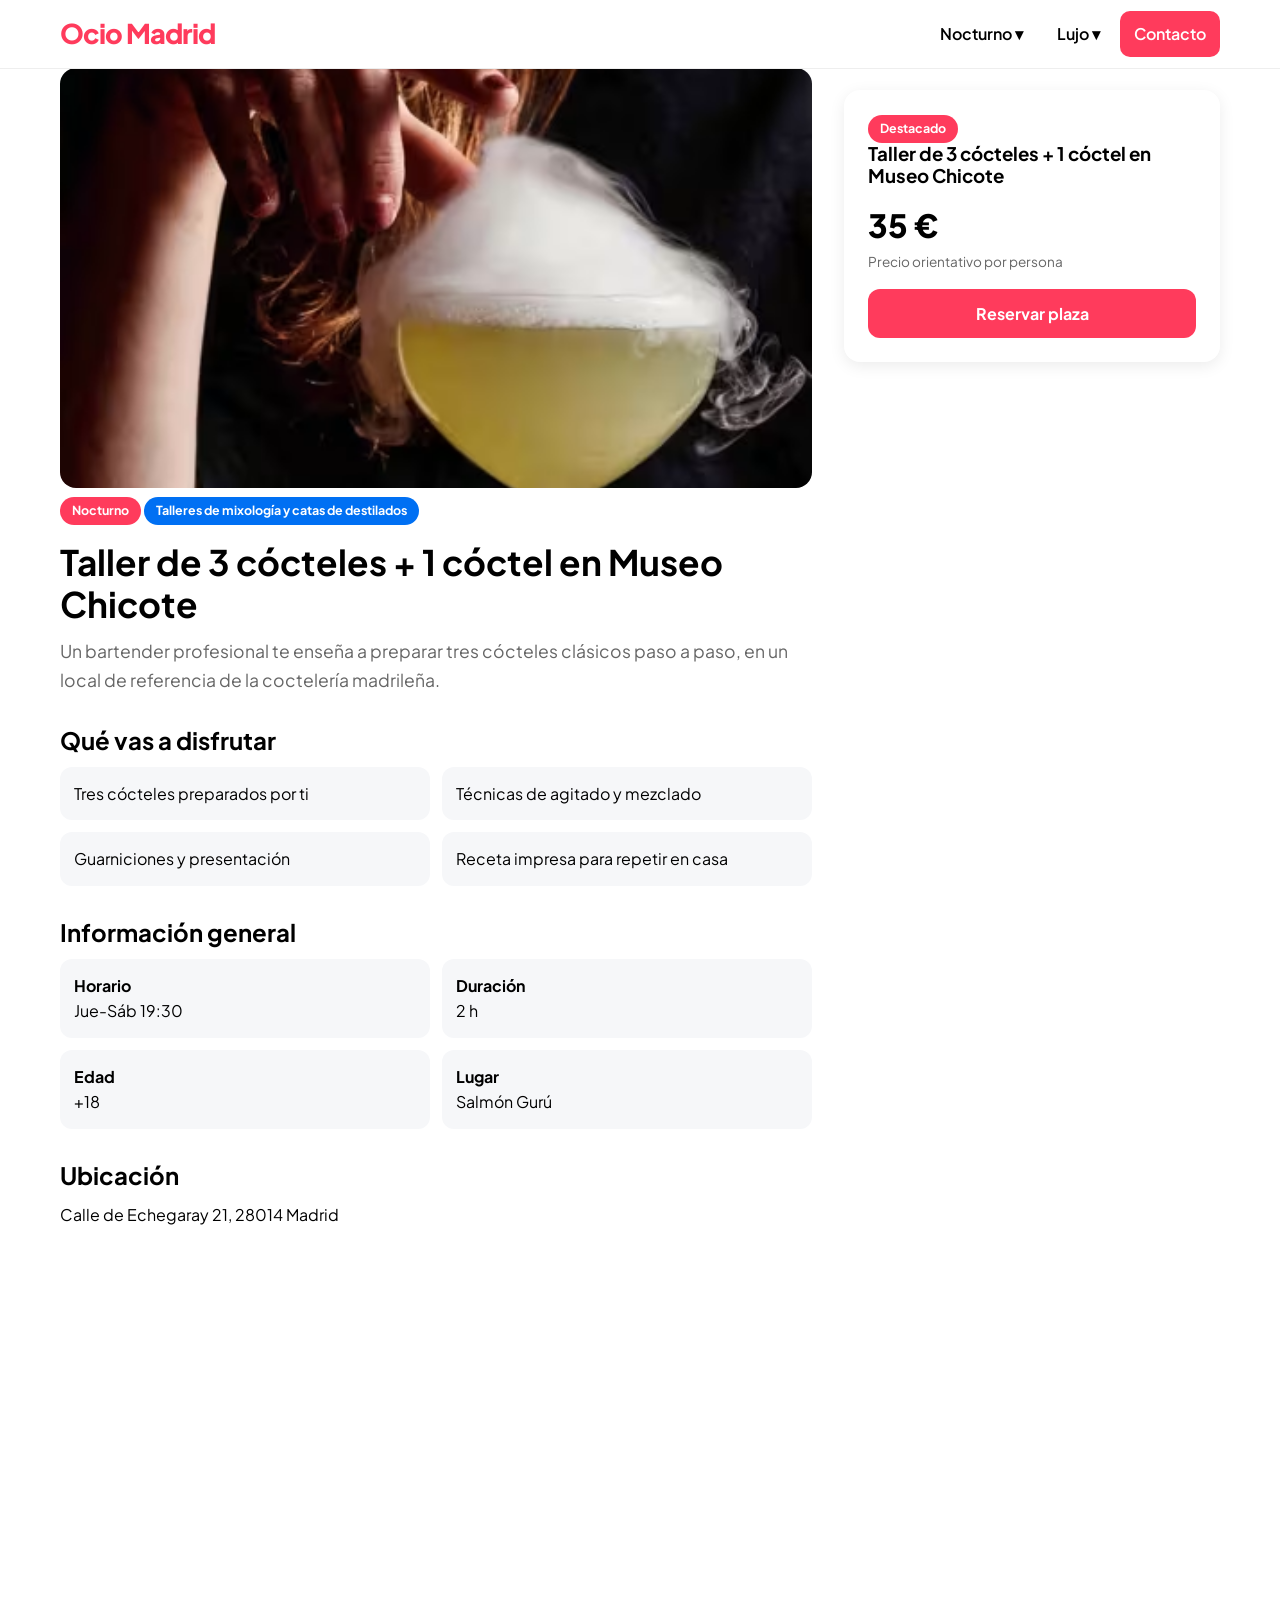
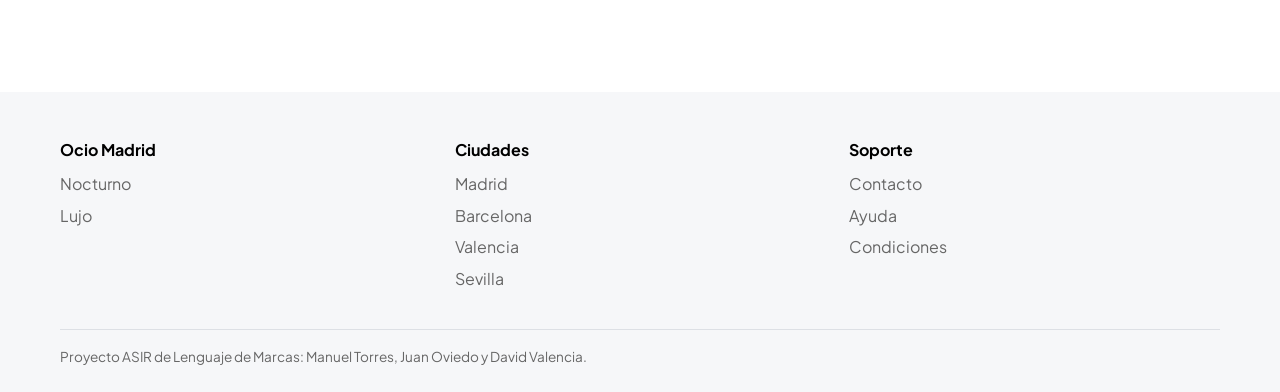
<file: eventos/mix-1.html>
<!DOCTYPE html>
<html lang="es">
<head>
  <meta charset="UTF-8">
  <meta name="viewport" content="width=device-width, initial-scale=1">
  <title>Taller de 3 cócteles + 1 cóctel en Museo Chicote | Ocio Madrid</title>
  <link rel="stylesheet" href="../css/styles.css">
</head>
<body>
  <!-- NAVBAR -->
  <header class="navbar"><div class="contenedor">
    <a class="logo" href="../index.html">Ocio Madrid</a>
    <nav aria-label="Principal"><ul class="menu">
      <li><a href="../index.html#nocturno">Nocturno ▾</a><ul class="submenu"><li><a href="../eventos/mix-1.html">Taller de 3 cócteles + 1 cóctel en Museo Chicote</a></li><li><a href="../eventos/mix-2.html">Taller de Coctelería</a></li><li><a href="../eventos/live-1.html">Cena, Show & Barra Libre en Despecho</a></li><li><a href="../eventos/live-2.html">Noche de rock en directo con cena</a></li></ul></li>
      <li><a href="../index.html#lujo">Lujo ▾</a><ul class="submenu"><li><a href="../eventos/roof-1.html">Ella Sky Bar: Aperitivo y Bebida con vistas a Gran Vía</a></li><li><a href="../eventos/roof-2.html">Churros con chocolate desde el cielo de Madrid en Ella Sky Bar</a></li><li><a href="../eventos/cab-1.html">Fiesta VIP Sin Esperas en Enbabia Library</a></li><li><a href="../eventos/cab-2.html">Hotel Deseo</a></li></ul></li>

      <li><a class="btn-nav" href="../contacto.html">Contacto</a></li>
    </ul></nav>
  </div></header>

  <main class="contenedor">
<!-- LAYOUT CON GRID -->
    <div class="detalle">
      <article class="contenido">
        <!-- Unica foto -->
        <div class="carrusel">
      <img src="../imagenes/Taller de 3 cocteles/Taller de 3 cocteles.avif" alt="Taller de 3 cócteles + 1 cóctel en Museo Chicote, foto" loading="lazy">
        </div>
        <span class="badge">Nocturno</span> <span class="badge azul">Talleres de mixología y catas de destilados</span>
        <h1>Taller de 3 cócteles + 1 cóctel en Museo Chicote</h1>
        <p class="lead">Un bartender profesional te enseña a preparar tres cócteles clásicos paso a paso, en un local de referencia de la coctelería madrileña.</p>
        <section><h2>Qué vas a disfrutar</h2><ul class="disfrutar"><li>Tres cócteles preparados por ti</li><li>Técnicas de agitado y mezclado</li><li>Guarniciones y presentación</li><li>Receta impresa para repetir en casa</li></ul></section>
        <section><h2>Información general</h2>
          <div class="info"><div><strong>Horario</strong><br>Jue-Sáb 19:30</div><div><strong>Duración</strong><br>2 h</div><div><strong>Edad</strong><br>+18</div><div><strong>Lugar</strong><br>Salmón Gurú</div></div>
        </section>
        <section class="mapa"><h2>Ubicación</h2><p>Calle de Echegaray 21, 28014 Madrid</p>
          <iframe src="https://www.google.com/maps?q=Salm%C3%B3n%20Gur%C3%BA%2C%20Calle%20de%20Echegaray%2021%2C%2028014%20Madrid&output=embed" title="Mapa de Salmón Gurú" loading="lazy" referrerpolicy="no-referrer-when-downgrade"></iframe>
        </section>
      </article>
      <aside class="resumen"><span class="badge destacado">Destacado</span>
        <h3>Taller de 3 cócteles + 1 cóctel en Museo Chicote</h3><p class="precio">35 €</p><p class="nota">Precio orientativo por persona</p>
        <a class="btn" href="../contacto.html">Reservar plaza</a>
      </aside>
    </div>
  </main>

<!-- FOOTER -->
  <footer class="footer"><div class="contenedor">
    <div class="footer-grid">
      <div><h4>Ocio Madrid</h4><ul><li><a href="../index.html#nocturno">Nocturno</a></li><li><a href="../index.html#lujo">Lujo</a></li></ul></div>
      <div><h4>Ciudades</h4><ul><li>Madrid</li><li>Barcelona</li><li>Valencia</li><li>Sevilla</li></ul></div>
      <div><h4>Soporte</h4><ul><li><a href="../contacto.html">Contacto</a></li><li>Ayuda</li><li>Condiciones</li></ul></div>

    </div>
    <p class="creditos">Proyecto ASIR de Lenguaje de Marcas: Manuel Torres, Juan Oviedo y David Valencia.</p>
  </div></footer>
</body>
</html>
</file>
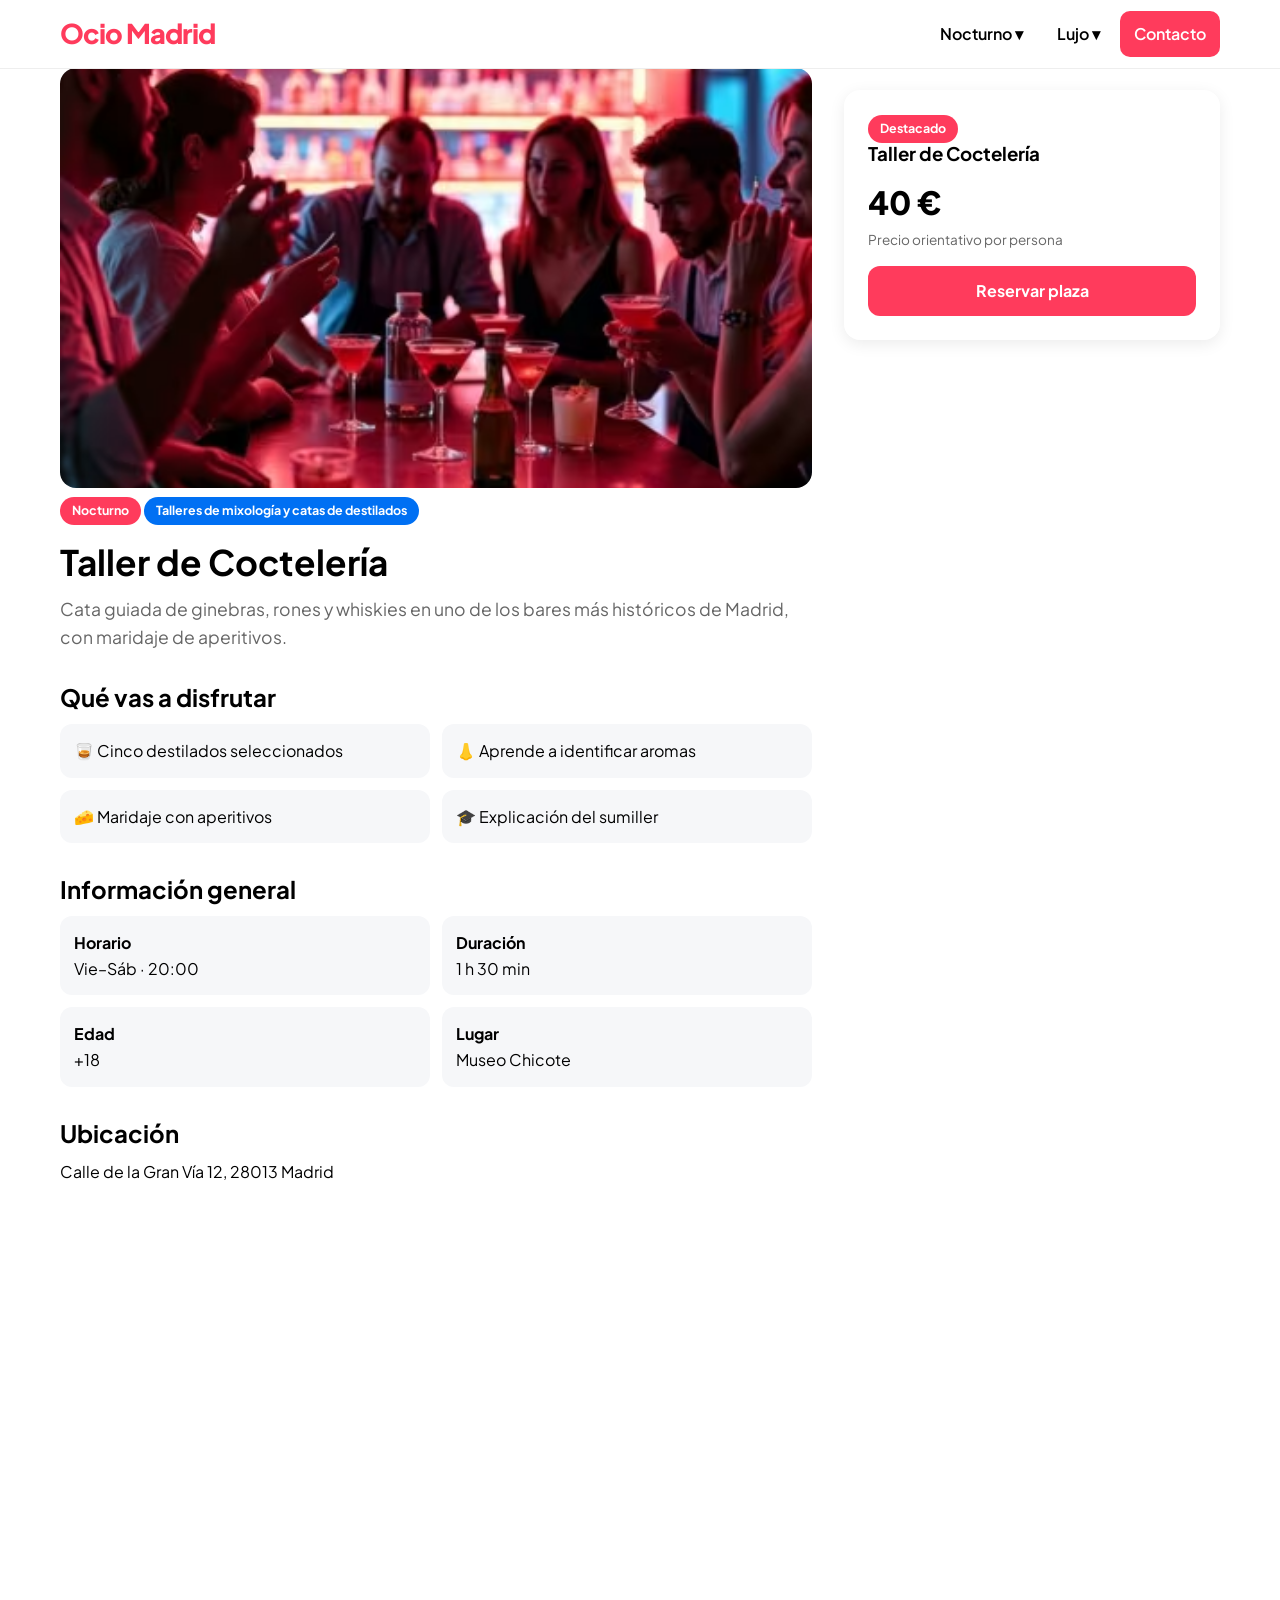
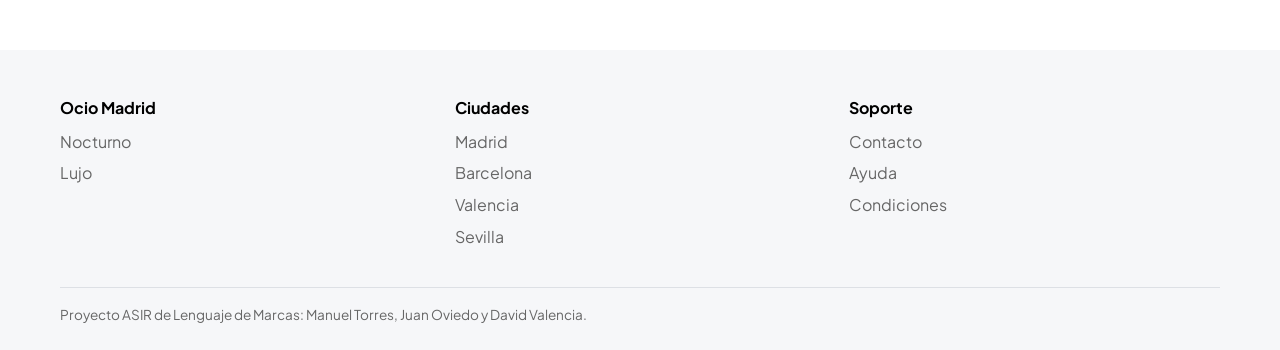
<file: eventos/mix-2.html>
<!DOCTYPE html>
<html lang="es">
<head>
  <meta charset="UTF-8">
  <meta name="viewport" content="width=device-width, initial-scale=1">
  <title>Taller de Coctelería | Ocio Madrid</title>
  <link rel="stylesheet" href="../css/styles.css">
</head>
<body>
<!-- NAVBAR -->
  <header class="navbar"><div class="contenedor">
    <a class="logo" href="../index.html">Ocio Madrid</a>
    <nav aria-label="Principal"><ul class="menu">
      <li><a href="../index.html#nocturno">Nocturno ▾</a><ul class="submenu"><li><a href="../eventos/mix-1.html">Taller de 3 cócteles + 1 cóctel en Museo Chicote</a></li><li><a href="../eventos/mix-2.html">Taller de Coctelería</a></li><li><a href="../eventos/live-1.html">Cena, Show & Barra Libre en Despecho</a></li><li><a href="../eventos/live-2.html">Noche de rock en directo con cena</a></li></ul></li>
      <li><a href="../index.html#lujo">Lujo ▾</a><ul class="submenu"><li><a href="../eventos/roof-1.html">Ella Sky Bar: Aperitivo y Bebida con vistas a Gran Vía</a></li><li><a href="../eventos/roof-2.html">Churros con chocolate desde el cielo de Madrid en Ella Sky Bar</a></li><li><a href="../eventos/cab-1.html">Fiesta VIP Sin Esperas en Enbabia Library</a></li><li><a href="../eventos/cab-2.html">Hotel Deseo</a></li></ul></li>

      <li><a class="btn-nav" href="../contacto.html">Contacto</a></li>
    </ul></nav>
  </div></header>

  <main class="contenedor">
<!-- LAYOUT CON GRID -->
    <div class="detalle">
      <article class="contenido">
        <!-- CARRUSEL -->
        <div class="carrusel">
      <img src="../imagenes/Taller de cocteleria/Taller de coctelería.avif" alt="Taller de Coctelería, foto 1" loading="lazy">
        </div>
        <span class="badge">Nocturno</span> <span class="badge azul">Talleres de mixología y catas de destilados</span>
        <h1>Taller de Coctelería</h1>
        <p class="lead">Cata guiada de ginebras, rones y whiskies en uno de los bares más históricos de Madrid, con maridaje de aperitivos.</p>
        <section><h2>Qué vas a disfrutar</h2><ul class="disfrutar"><li>🥃 Cinco destilados seleccionados</li><li>👃 Aprende a identificar aromas</li><li>🧀 Maridaje con aperitivos</li><li>🎓 Explicación del sumiller</li></ul></section>
        <section><h2>Información general</h2>
          <div class="info"><div><strong>Horario</strong><br>Vie–Sáb · 20:00</div><div><strong>Duración</strong><br>1 h 30 min</div><div><strong>Edad</strong><br>+18</div><div><strong>Lugar</strong><br>Museo Chicote</div></div>
        </section>
        <section class="mapa"><h2>Ubicación</h2><p>Calle de la Gran Vía 12, 28013 Madrid</p>
          <iframe src="https://www.google.com/maps?q=Museo%20Chicote%2C%20Calle%20de%20la%20Gran%20V%C3%ADa%2012%2C%2028013%20Madrid&output=embed" title="Mapa de Museo Chicote" loading="lazy" referrerpolicy="no-referrer-when-downgrade"></iframe>
        </section>
      </article>
      <aside class="resumen"><span class="badge destacado">Destacado</span>
        <h3>Taller de Coctelería</h3><p class="precio">40 €</p><p class="nota">Precio orientativo por persona</p>
        <a class="btn" href="../contacto.html">Reservar plaza</a>
      </aside>
    </div>
  </main>

<!-- FOOTER -->
  <footer class="footer"><div class="contenedor">
    <div class="footer-grid">
      <div><h4>Ocio Madrid</h4><ul><li><a href="../index.html#nocturno">Nocturno</a></li><li><a href="../index.html#lujo">Lujo</a></li></ul></div>
      <div><h4>Ciudades</h4><ul><li>Madrid</li><li>Barcelona</li><li>Valencia</li><li>Sevilla</li></ul></div>
      <div><h4>Soporte</h4><ul><li><a href="../contacto.html">Contacto</a></li><li>Ayuda</li><li>Condiciones</li></ul></div>

    </div>
    <p class="creditos">Proyecto ASIR de Lenguaje de Marcas: Manuel Torres, Juan Oviedo y David Valencia.</p>
  </div></footer>
</body>
</html>
</file>
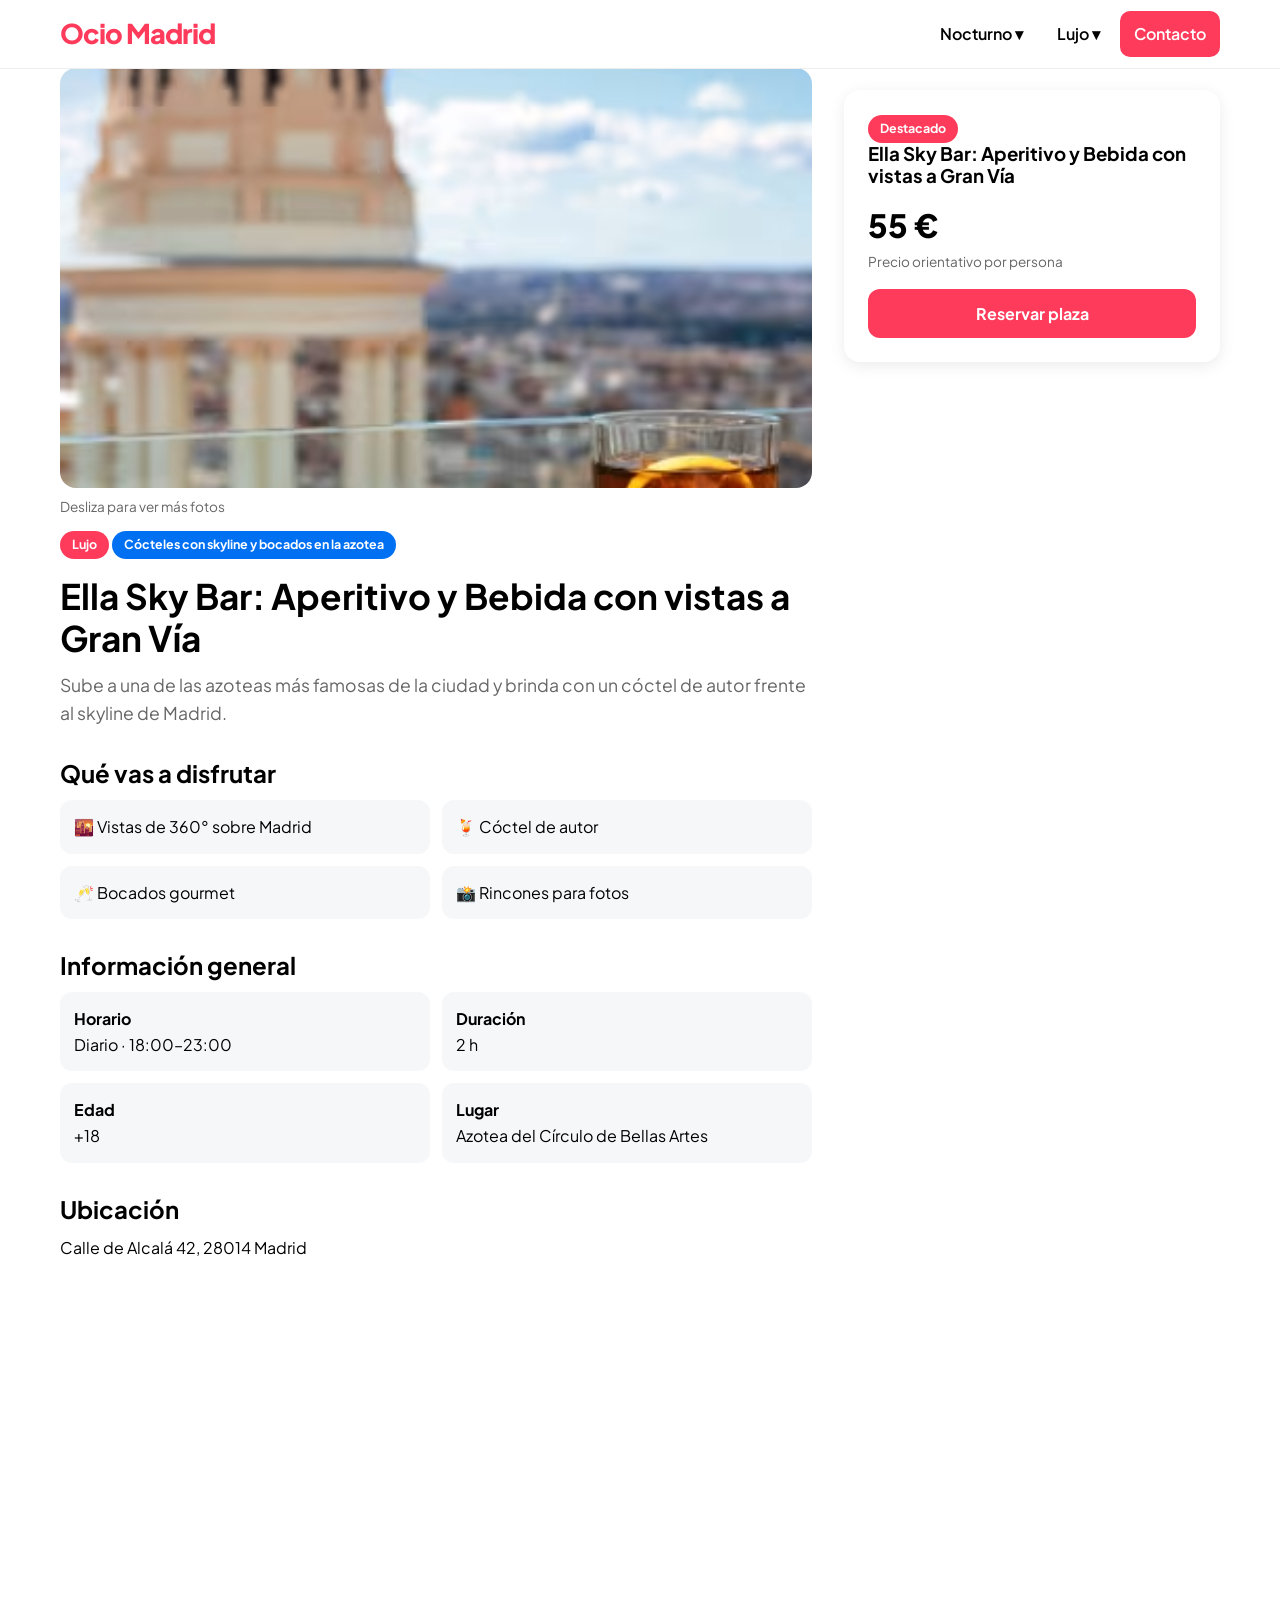
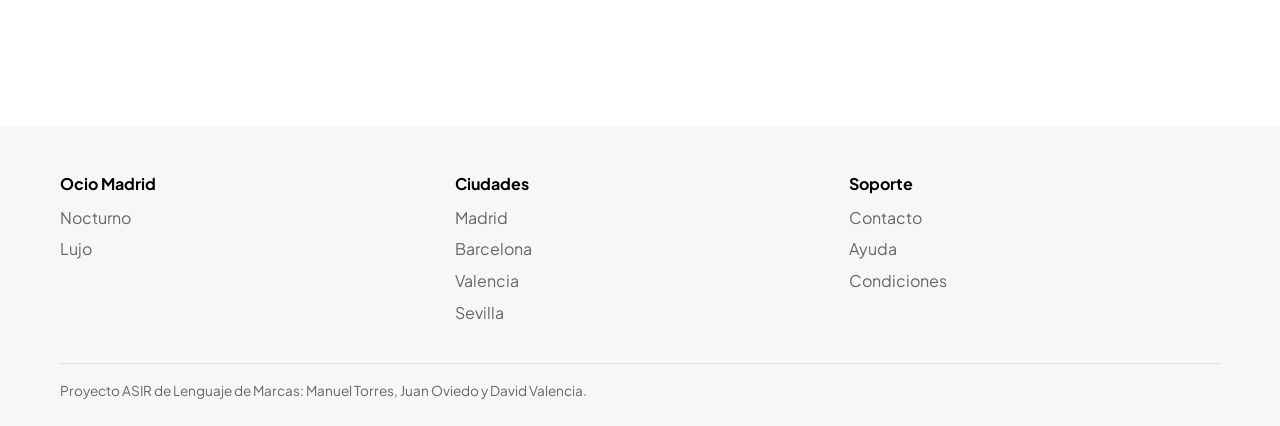
<file: eventos/roof-1.html>
<!DOCTYPE html>
<html lang="es">
<head>
  <meta charset="UTF-8">
  <meta name="viewport" content="width=device-width, initial-scale=1">
  <title>Ella Sky Bar: Aperitivo y Bebida con vistas a Gran Vía | Ocio Madrid</title>
  <link rel="stylesheet" href="../css/styles.css">
</head>
<body>
<!-- NAVBAR -->
  <header class="navbar"><div class="contenedor">
    <a class="logo" href="../index.html">Ocio Madrid</a>
    <nav aria-label="Principal"><ul class="menu">
      <li><a href="../index.html#nocturno">Nocturno ▾</a><ul class="submenu"><li><a href="../eventos/mix-1.html">Taller de 3 cócteles + 1 cóctel en Museo Chicote</a></li><li><a href="../eventos/mix-2.html">Taller de Coctelería</a></li><li><a href="../eventos/live-1.html">Cena, Show & Barra Libre en Despecho</a></li><li><a href="../eventos/live-2.html">Noche de rock en directo con cena</a></li></ul></li>
      <li><a href="../index.html#lujo">Lujo ▾</a><ul class="submenu"><li><a href="../eventos/roof-1.html">Ella Sky Bar: Aperitivo y Bebida con vistas a Gran Vía</a></li><li><a href="../eventos/roof-2.html">Churros con chocolate desde el cielo de Madrid en Ella Sky Bar</a></li><li><a href="../eventos/cab-1.html">Fiesta VIP Sin Esperas en Enbabia Library</a></li><li><a href="../eventos/cab-2.html">Hotel Deseo</a></li></ul></li>

      <li><a class="btn-nav" href="../contacto.html">Contacto</a></li>
    </ul></nav>
  </div></header>

  <main class="contenedor">
<!-- LAYOUT CON GRID -->
    <div class="detalle">
      <article class="contenido">
        <!-- CARRUSEL -->
        <div class="carrusel">
      <img src="../imagenes/Ella Sky Bar/Ella Sky Bar (1).avif" alt="Ella Sky Bar: Aperitivo y Bebida con vistas a Gran Vía, foto 1" loading="lazy">
      <img src="../imagenes/Ella Sky Bar/Ella Sky Bar (2).avif" alt="Ella Sky Bar: Aperitivo y Bebida con vistas a Gran Vía, foto 2" loading="lazy">
      <img src="../imagenes/Ella Sky Bar/Ella Sky Bar (3).avif" alt="Ella Sky Bar: Aperitivo y Bebida con vistas a Gran Vía, foto 3" loading="lazy">
        </div>
        <p class="pista">Desliza para ver más fotos</p>
        <span class="badge">Lujo</span> <span class="badge azul">Cócteles con skyline y bocados en la azotea</span>
        <h1>Ella Sky Bar: Aperitivo y Bebida con vistas a Gran Vía</h1>
        <p class="lead">Sube a una de las azoteas más famosas de la ciudad y brinda con un cóctel de autor frente al skyline de Madrid.</p>
        <section><h2>Qué vas a disfrutar</h2><ul class="disfrutar"><li>🌇 Vistas de 360° sobre Madrid</li><li>🍹 Cóctel de autor</li><li>🥂 Bocados gourmet</li><li>📸 Rincones para fotos</li></ul></section>
        <section><h2>Información general</h2>
          <div class="info"><div><strong>Horario</strong><br>Diario · 18:00–23:00</div><div><strong>Duración</strong><br>2 h</div><div><strong>Edad</strong><br>+18</div><div><strong>Lugar</strong><br>Azotea del Círculo de Bellas Artes</div></div>
        </section>
        <section class="mapa"><h2>Ubicación</h2><p>Calle de Alcalá 42, 28014 Madrid</p>
          <iframe src="https://www.google.com/maps?q=Azotea%20del%20C%C3%ADrculo%20de%20Bellas%20Artes%2C%20Calle%20de%20Alcal%C3%A1%2042%2C%2028014%20Madrid&output=embed" title="Mapa de Azotea del Círculo de Bellas Artes" loading="lazy" referrerpolicy="no-referrer-when-downgrade"></iframe>
        </section>
      </article>
      <aside class="resumen"><span class="badge destacado">Destacado</span>
        <h3>Ella Sky Bar: Aperitivo y Bebida con vistas a Gran Vía</h3><p class="precio">55 €</p><p class="nota">Precio orientativo por persona</p>
        <a class="btn" href="../contacto.html">Reservar plaza</a>
      </aside>
    </div>
  </main>

<!-- FOOTER -->
  <footer class="footer"><div class="contenedor">
    <div class="footer-grid">
      <div><h4>Ocio Madrid</h4><ul><li><a href="../index.html#nocturno">Nocturno</a></li><li><a href="../index.html#lujo">Lujo</a></li></ul></div>
      <div><h4>Ciudades</h4><ul><li>Madrid</li><li>Barcelona</li><li>Valencia</li><li>Sevilla</li></ul></div>
      <div><h4>Soporte</h4><ul><li><a href="../contacto.html">Contacto</a></li><li>Ayuda</li><li>Condiciones</li></ul></div>

    </div>
    <p class="creditos">Proyecto ASIR de Lenguaje de Marcas: Manuel Torres, Juan Oviedo y David Valencia.</p>
  </div></footer>
</body>
</html>
</file>
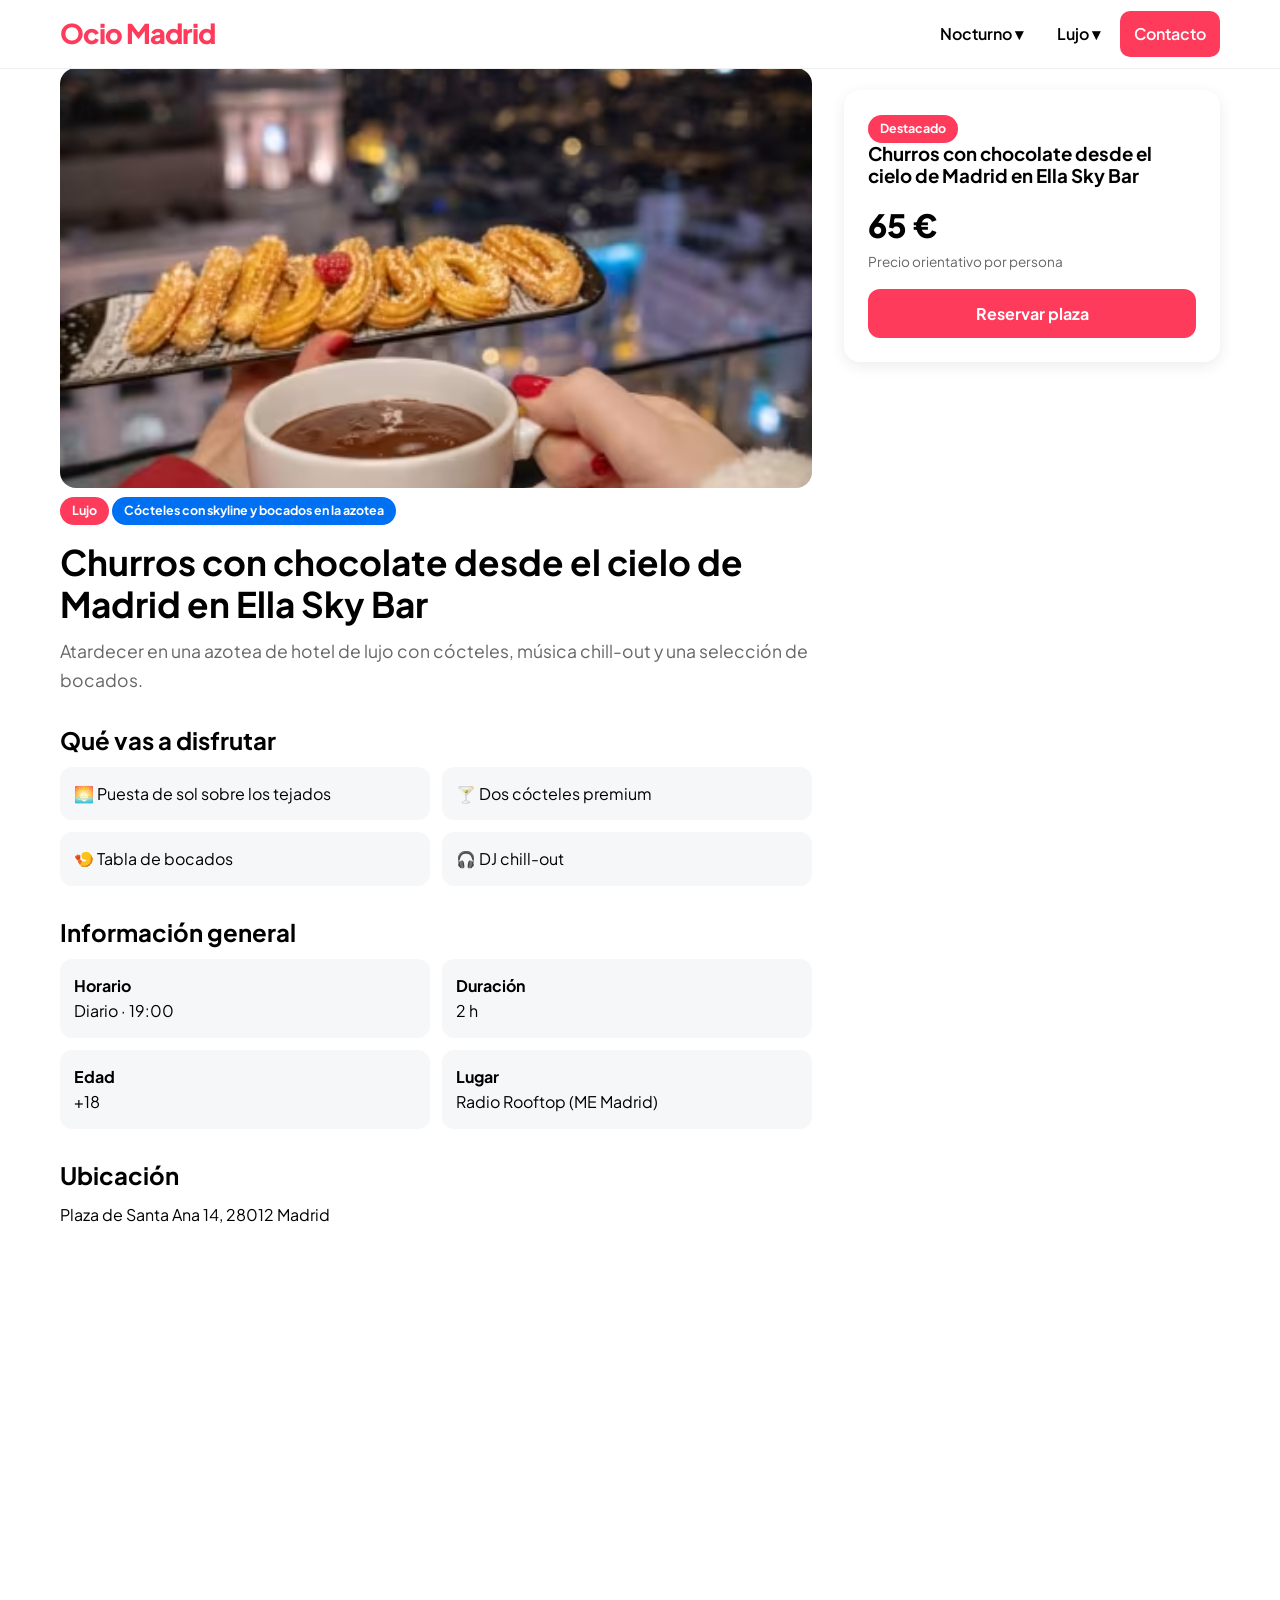
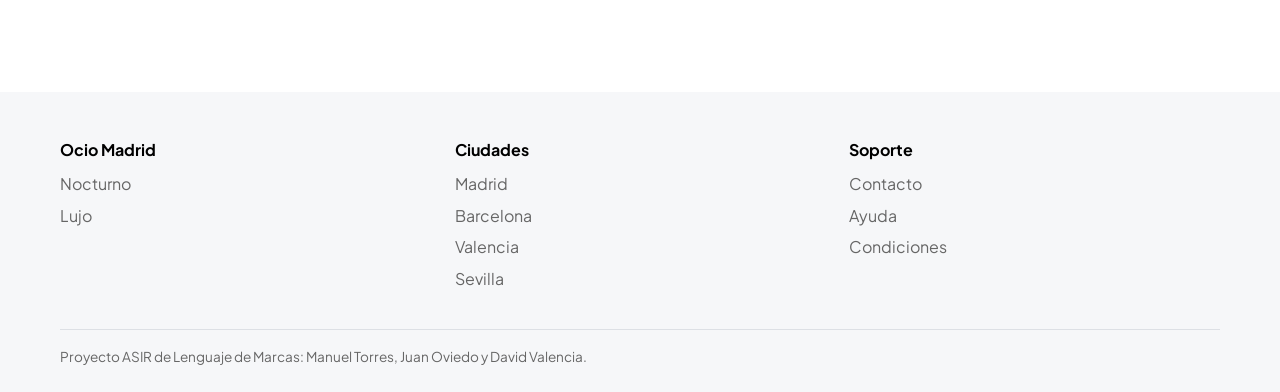
<file: eventos/roof-2.html>
<!DOCTYPE html>
<html lang="es">
<head>
  <meta charset="UTF-8">
  <meta name="viewport" content="width=device-width, initial-scale=1">
  <title>Churros con chocolate desde el cielo de Madrid en Ella Sky Bar | Ocio Madrid</title>
  <link rel="stylesheet" href="../css/styles.css">
</head>
<body>
<!-- NAVBAR -->
  <header class="navbar"><div class="contenedor">
    <a class="logo" href="../index.html">Ocio Madrid</a>
    <nav aria-label="Principal"><ul class="menu">
      <li><a href="../index.html#nocturno">Nocturno ▾</a><ul class="submenu"><li><a href="../eventos/mix-1.html">Taller de 3 cócteles + 1 cóctel en Museo Chicote</a></li><li><a href="../eventos/mix-2.html">Taller de Coctelería</a></li><li><a href="../eventos/live-1.html">Cena, Show & Barra Libre en Despecho</a></li><li><a href="../eventos/live-2.html">Noche de rock en directo con cena</a></li></ul></li>
      <li><a href="../index.html#lujo">Lujo ▾</a><ul class="submenu"><li><a href="../eventos/roof-1.html">Ella Sky Bar: Aperitivo y Bebida con vistas a Gran Vía</a></li><li><a href="../eventos/roof-2.html">Churros con chocolate desde el cielo de Madrid en Ella Sky Bar</a></li><li><a href="../eventos/cab-1.html">Fiesta VIP Sin Esperas en Enbabia Library</a></li><li><a href="../eventos/cab-2.html">Hotel Deseo</a></li></ul></li>

      <li><a class="btn-nav" href="../contacto.html">Contacto</a></li>
    </ul></nav>
  </div></header>

  <main class="contenedor">
<!-- LAYOUT CON GRID -->
    <div class="detalle">
      <article class="contenido">
        <!-- CARRUSEL -->
        <div class="carrusel">
      <img src="../imagenes/Churros con chocolate desde el cielo de Madrid/Churros con chocolate desde el cielo de Madrid en Ella Sky Bar.avif" alt="Churros con chocolate desde el cielo de Madrid en Ella Sky Bar, foto 1" loading="lazy">
        </div>
        <span class="badge">Lujo</span> <span class="badge azul">Cócteles con skyline y bocados en la azotea</span>
        <h1>Churros con chocolate desde el cielo de Madrid en Ella Sky Bar</h1>
        <p class="lead">Atardecer en una azotea de hotel de lujo con cócteles, música chill-out y una selección de bocados.</p>
        <section><h2>Qué vas a disfrutar</h2><ul class="disfrutar"><li>🌅 Puesta de sol sobre los tejados</li><li>🍸 Dos cócteles premium</li><li>🍤 Tabla de bocados</li><li>🎧 DJ chill-out</li></ul></section>
        <section><h2>Información general</h2>
          <div class="info"><div><strong>Horario</strong><br>Diario · 19:00</div><div><strong>Duración</strong><br>2 h</div><div><strong>Edad</strong><br>+18</div><div><strong>Lugar</strong><br>Radio Rooftop (ME Madrid)</div></div>
        </section>
        <section class="mapa"><h2>Ubicación</h2><p>Plaza de Santa Ana 14, 28012 Madrid</p>
          <iframe src="https://www.google.com/maps?q=Radio%20Rooftop%20%28ME%20Madrid%29%2C%20Plaza%20de%20Santa%20Ana%2014%2C%2028012%20Madrid&output=embed" title="Mapa de Radio Rooftop (ME Madrid)" loading="lazy" referrerpolicy="no-referrer-when-downgrade"></iframe>
        </section>
      </article>
      <aside class="resumen"><span class="badge destacado">Destacado</span>
        <h3>Churros con chocolate desde el cielo de Madrid en Ella Sky Bar</h3><p class="precio">65 €</p><p class="nota">Precio orientativo por persona</p>
        <a class="btn" href="../contacto.html">Reservar plaza</a>
      </aside>
    </div>
  </main>

<!-- FOOTER -->
  <footer class="footer"><div class="contenedor">
    <div class="footer-grid">
      <div><h4>Ocio Madrid</h4><ul><li><a href="../index.html#nocturno">Nocturno</a></li><li><a href="../index.html#lujo">Lujo</a></li></ul></div>
      <div><h4>Ciudades</h4><ul><li>Madrid</li><li>Barcelona</li><li>Valencia</li><li>Sevilla</li></ul></div>
      <div><h4>Soporte</h4><ul><li><a href="../contacto.html">Contacto</a></li><li>Ayuda</li><li>Condiciones</li></ul></div>

    </div>
    <p class="creditos">Proyecto ASIR de Lenguaje de Marcas: Manuel Torres, Juan Oviedo y David Valencia.</p>
  </div></footer>
</body>
</html>
</file>
<file: css/styles.css>
@import url('https://fonts.googleapis.com/css2?family=Plus+Jakarta+Sans:wght@400;600;800&display=swap');

/* Variables de la paleta de colores */
:root {
  --blanco: #FFFFFF;
  --gris: #F6F7F9;
  --texto: #000000;
  --sec: #666666;
  --acento: #FF3B5C;
  --azul: #0070F3;
  --r: 16px;
  --sombra: 0 4px 16px rgba(0, 0, 0, .08)
}

* {
  box-sizing: border-box;
  margin: 0;
  padding: 0
}

body {
  font-family: 'Plus Jakarta Sans', sans-serif;
  color: var(--texto);
  background: var(--blanco);
  line-height: 1.6
}

img {
  max-width: 100%;
  display: block
}

a {
  color: inherit;
  text-decoration: none
}

ul {
  list-style: none
}

h1,
h2,
h3,
h4 {
  line-height: 1.2;
  margin-bottom: 12px
}

.contenedor {
  width: min(1160px, 92%);
  margin-inline: auto
}

/* NAVBAR y FLEXBOX: Logo a la izquierda, menú a la derecha */
.navbar {
  position: sticky;
  top: 0;
  z-index: 50;
  background: var(--blanco);
  box-shadow: 0 1px 0 #eee
}

.navbar .contenedor {
  display: flex;
  align-items: center;
  justify-content: space-between;
  min-height: 68px
}

.logo {
  font-weight: 800;
  font-size: 1.7rem;
  color: var(--acento);
  letter-spacing: -1px
}

.menu {
  display: flex;
  align-items: center;
  gap: 6px
}

.menu>li {
  position: relative
}

.menu a {
  display: block;
  padding: 10px 14px;
  border-radius: 10px;
  font-weight: 600;
  transition: all .3s ease
}

.menu a:hover {
  background: var(--gris);
  color: var(--acento)
}

.menu a.btn-nav {
  background: var(--acento);
  color: #fff
}

.menu a.btn-nav:hover {
  background: #e0294a;
  color: #fff
}

/* MENÚ DESPLEGABLE con submenú oculto y hover */
.submenu {
  position: absolute;
  top: 100%;
  left: 0;
  min-width: 270px;
  background: #fff;
  border-radius: 12px;
  box-shadow: var(--sombra);
  padding: 8px;
  opacity: 0;
  visibility: hidden;
  transform: translateY(8px);
  transition: all .3s ease
}

.menu li:hover>.submenu,
.menu li:focus-within>.submenu {
  opacity: 1;
  visibility: visible;
  transform: none
}

/* ANIMACIONES @keyframes*/
@keyframes fadeInUp {
  from {
    opacity: 0;
    transform: translateY(24px)
  }

  to {
    opacity: 1;
    transform: none
  }
}

@keyframes pulso {

  0%,
  100% {
    box-shadow: 0 0 0 0 rgba(255, 59, 92, .5)
  }

  50% {
    box-shadow: 0 0 0 10px rgba(255, 59, 92, 0)
  }
}

/* PARALLAX que es que la imagen queda fija en el background mientras el contenido se desplaza */
.parallax {
  min-height: 75vh;
  display: flex;
  align-items: center;
  color: #fff;
  background-image: linear-gradient(rgba(0, 0, 0, .55), rgba(0, 0, 0, .55)), url('../imagenes/Palacio_Real_de_Madrid_Julio_2016_\(cropped\).jpg');
  background-attachment: fixed;
  background-position: center;
  background-size: cover;
  background-color: #222
}

.parallax h1 {
  font-size: clamp(2rem, 6vw, 3.8rem);
  font-weight: 800;
  animation: fadeInUp .9s ease both
}

.parallax p {
  font-size: 1.15rem;
  margin-bottom: 24px;
  max-width: 520px
}

/* Botones y badges */
.btn {
  display: inline-block;
  background: var(--acento);
  color: #fff;
  padding: 12px 26px;
  border: 0;
  border-radius: 12px;
  font: inherit;
  font-weight: 700;
  cursor: pointer;
  transition: all .3s ease
}

.btn:hover {
  background: #e0294a;
  transform: translateY(-3px);
  box-shadow: 0 8px 18px rgba(255, 59, 92, .35)
}

.badge {
  display: inline-block;
  padding: 4px 12px;
  border-radius: 999px;
  background: var(--acento);
  color: #fff;
  font-size: .78rem;
  font-weight: 700
}

.badge.azul {
  background: var(--azul)
}

.destacado {
  animation: pulso 2s infinite
}

/* PORTADA */
.bloque {
  padding: 48px 0 8px
}

.bloque h2 {
  font-size: 2rem
}

.bloque h3 {
  margin: 28px 0 16px;
  color: var(--sec)
}

.grid {
  display: grid;
  grid-template-columns: repeat(2, 1fr);
  gap: 24px
}

.card {
  background: #fff;
  border-radius: var(--r);
  box-shadow: var(--sombra);
  overflow: hidden;
  transition: all .3s ease
}

.card:hover {
  transform: translateY(-5px);
  box-shadow: 0 14px 30px rgba(0, 0, 0, .14)
}

.card img {
  width: 100%;
  height: 210px;
  object-fit: cover;
  background: var(--gris)
}

.card-body {
  padding: 18px
}

.card-body p {
  color: var(--sec)
}

/* PÁGINAS DE EVENTO */
.detalle {
  display: grid;
  grid-template-columns: 2fr 1fr;
  gap: 32px;
  align-items: start;
  padding-bottom: 48px
}

.contenido section {
  margin-top: 32px
}

.contenido h1 {
  font-size: 2.2rem;
  margin-top: 16px
}

.lead {
  color: var(--sec);
  font-size: 1.1rem
}

/* CARRUSEL con CSS Flexbox y scroll horizontal con scroll snap */
.carrusel {
  display: flex;
  gap: 12px;
  overflow-x: auto;
  scroll-snap-type: x mandatory;
  border-radius: var(--r);
  margin-bottom: 8px
}

.carrusel img {
  flex: 0 0 100%;
  height: 420px;
  object-fit: cover;
  scroll-snap-align: center;
  background: var(--gris)
}

.pista {
  font-size: .85rem;
  color: var(--sec);
  margin-bottom: 12px
}

.disfrutar {
  display: grid;
  grid-template-columns: repeat(2, 1fr);
  gap: 12px
}

.disfrutar li {
  background: var(--gris);
  padding: 14px;
  border-radius: 12px;
  transition: all .3s ease
}

.disfrutar li:hover {
  transform: translateY(-3px);
  box-shadow: var(--sombra)
}

.info {
  display: grid;
  grid-template-columns: repeat(2, 1fr);
  gap: 12px
}

.info div {
  background: var(--gris);
  padding: 14px;
  border-radius: 12px
}

.mapa iframe {
  width: 100%;
  height: 350px;
  border: 0;
  border-radius: var(--r);
  margin-top: 12px
}

.resumen {
  position: sticky;
  top: 90px;
  background: #fff;
  border-radius: var(--r);
  box-shadow: var(--sombra);
  padding: 24px
}

.resumen .btn {
  display: block;
  text-align: center;
  margin-top: 16px
}

.precio {
  font-size: 2rem;
  font-weight: 800
}

.nota {
  color: var(--sec);
  font-size: .85rem
}

/* Contacto */
.contacto-form {
  padding: 16px 0 48px;
  max-width: 780px
}

.contacto-form h1,
main>h1 {
  margin: 24px 0
}

fieldset {
  border: 1px solid #e4e6ea;
  border-radius: var(--r);
  padding: 20px;
  margin-bottom: 20px
}

legend {
  padding: 0 10px;
  font-weight: 700;
  color: var(--acento)
}

.campos {
  display: grid;
  grid-template-columns: repeat(2, 1fr);
  gap: 16px
}

label {
  display: block;
  font-weight: 600;
  font-size: .92rem
}

input,
select,
textarea {
  width: 100%;
  margin-top: 6px;
  padding: 11px 12px;
  border: 1px solid #d5d8de;
  border-radius: 12px;
  font: inherit;
  background: var(--gris);
  transition: all .3s ease
}

input:focus,
select:focus,
textarea:focus {
  outline: 2px solid var(--azul);
  background: #fff
}

label.inline {
  display: flex;
  align-items: center;
  gap: 8px;
  margin-top: 10px;
  font-weight: 400
}

label.inline input {
  width: auto;
  margin: 0
}

/* FOOTER */
.footer {
  background: var(--gris);
  padding: 48px 0 24px;
  margin-top: 48px
}

.footer-grid {
  display: grid;
  grid-template-columns: repeat(3, 1fr);
  gap: 24px
}

.footer h4 {
  margin-bottom: 12px
}

.footer li {
  color: var(--sec);
  margin-bottom: 6px
}

.footer a:hover {
  color: var(--acento)
}

.creditos {
  margin-top: 32px;
  padding-top: 16px;
  border-top: 1px solid #dde0e5;
  color: var(--sec);
  font-size: .85rem
}

/* Todo lo responsive */
@media (max-width:992px) {
  .detalle {
    grid-template-columns: 1fr
  }

  .resumen {
    position: static
  }

  .footer-grid {
    grid-template-columns: repeat(3, 1fr)
  }

  .carrusel img {
    height: 340px
  }
}

/* responsive para */
@media (max-width:600px) {
  .navbar .contenedor {
    flex-direction: column;
    padding: 10px 0
  }

  .menu {
    flex-wrap: wrap;
    justify-content: center
  }

  .submenu {
    display: none
  }

  /* en móvil se navega desde las tarjetas */
  .grid,
  .disfrutar,
  .info,
  .campos,
  .footer-grid {
    grid-template-columns: 1fr
  }

  .parallax {
    background-attachment: scroll
  }

  /* el parallax fijo falla en móviles */
  .carrusel img {
    height: 240px
  }

  .mapa iframe {
    height: 260px
  }
}
</file>
